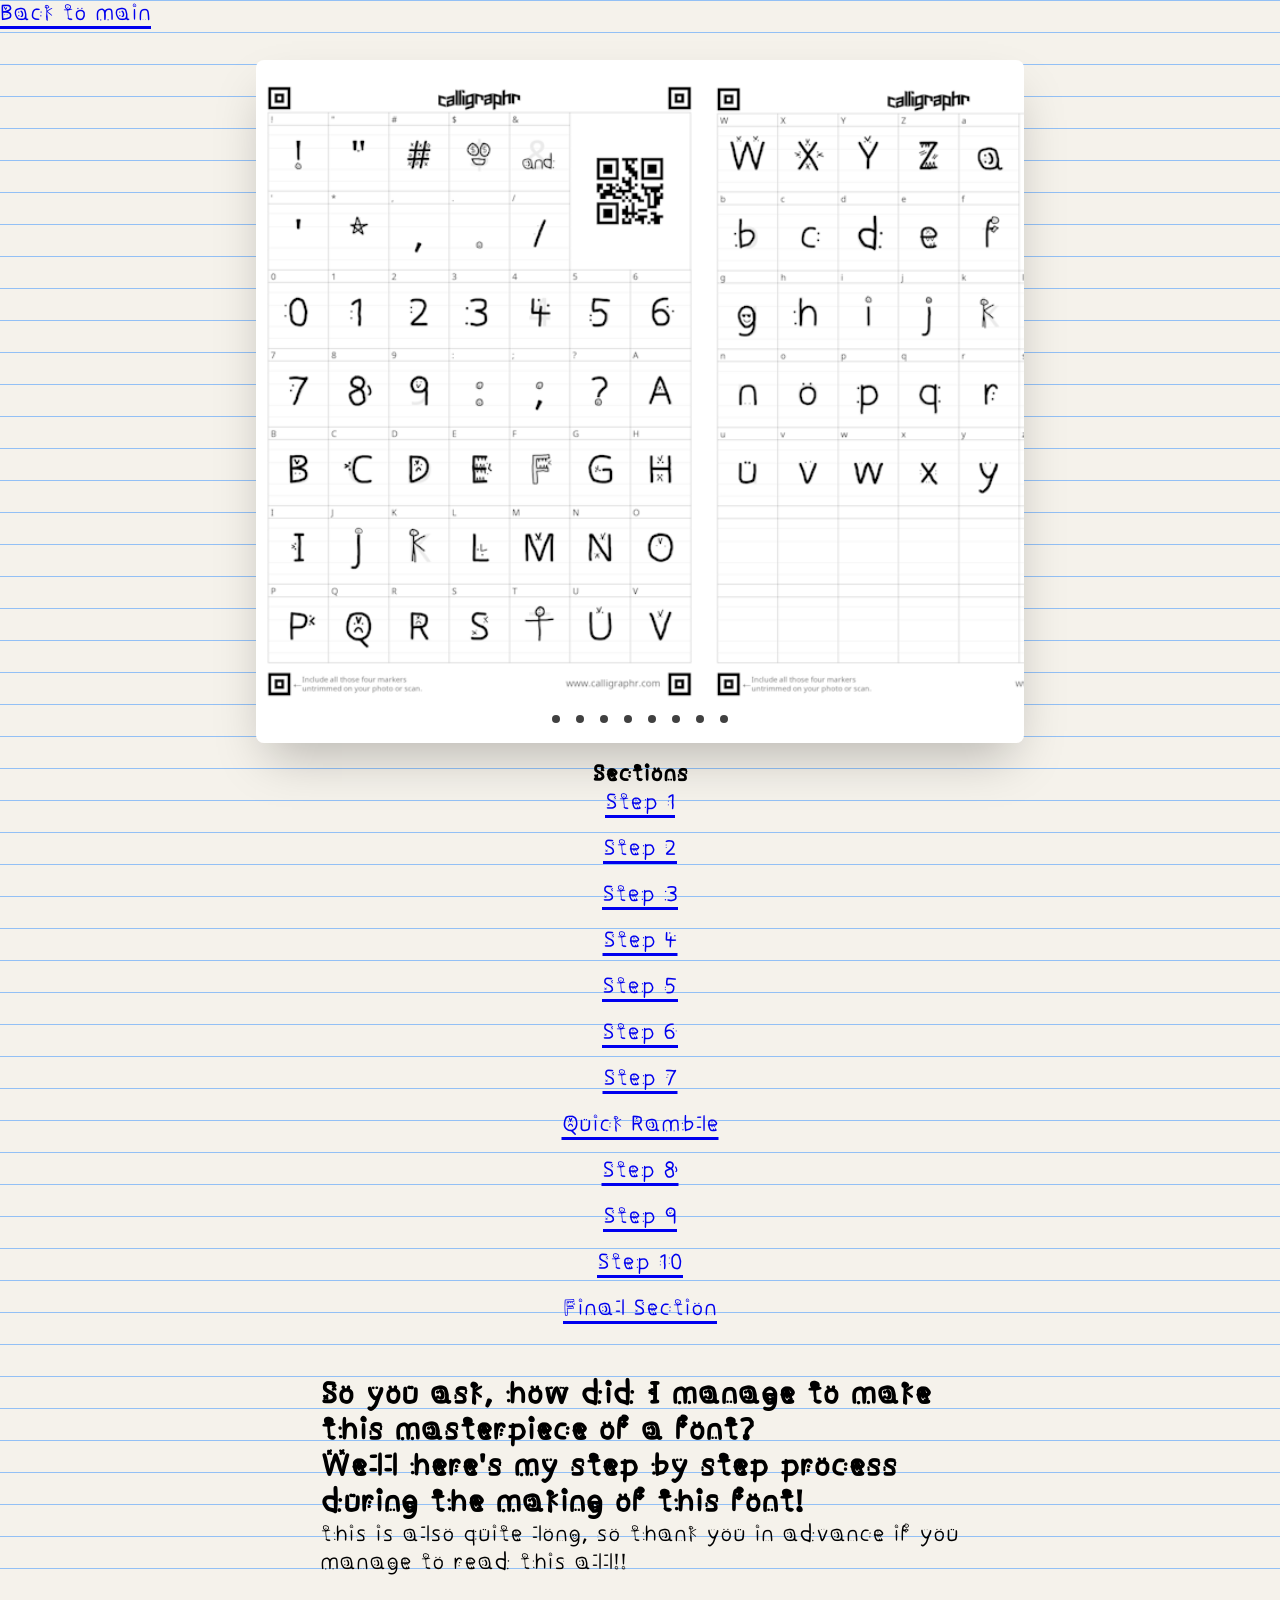
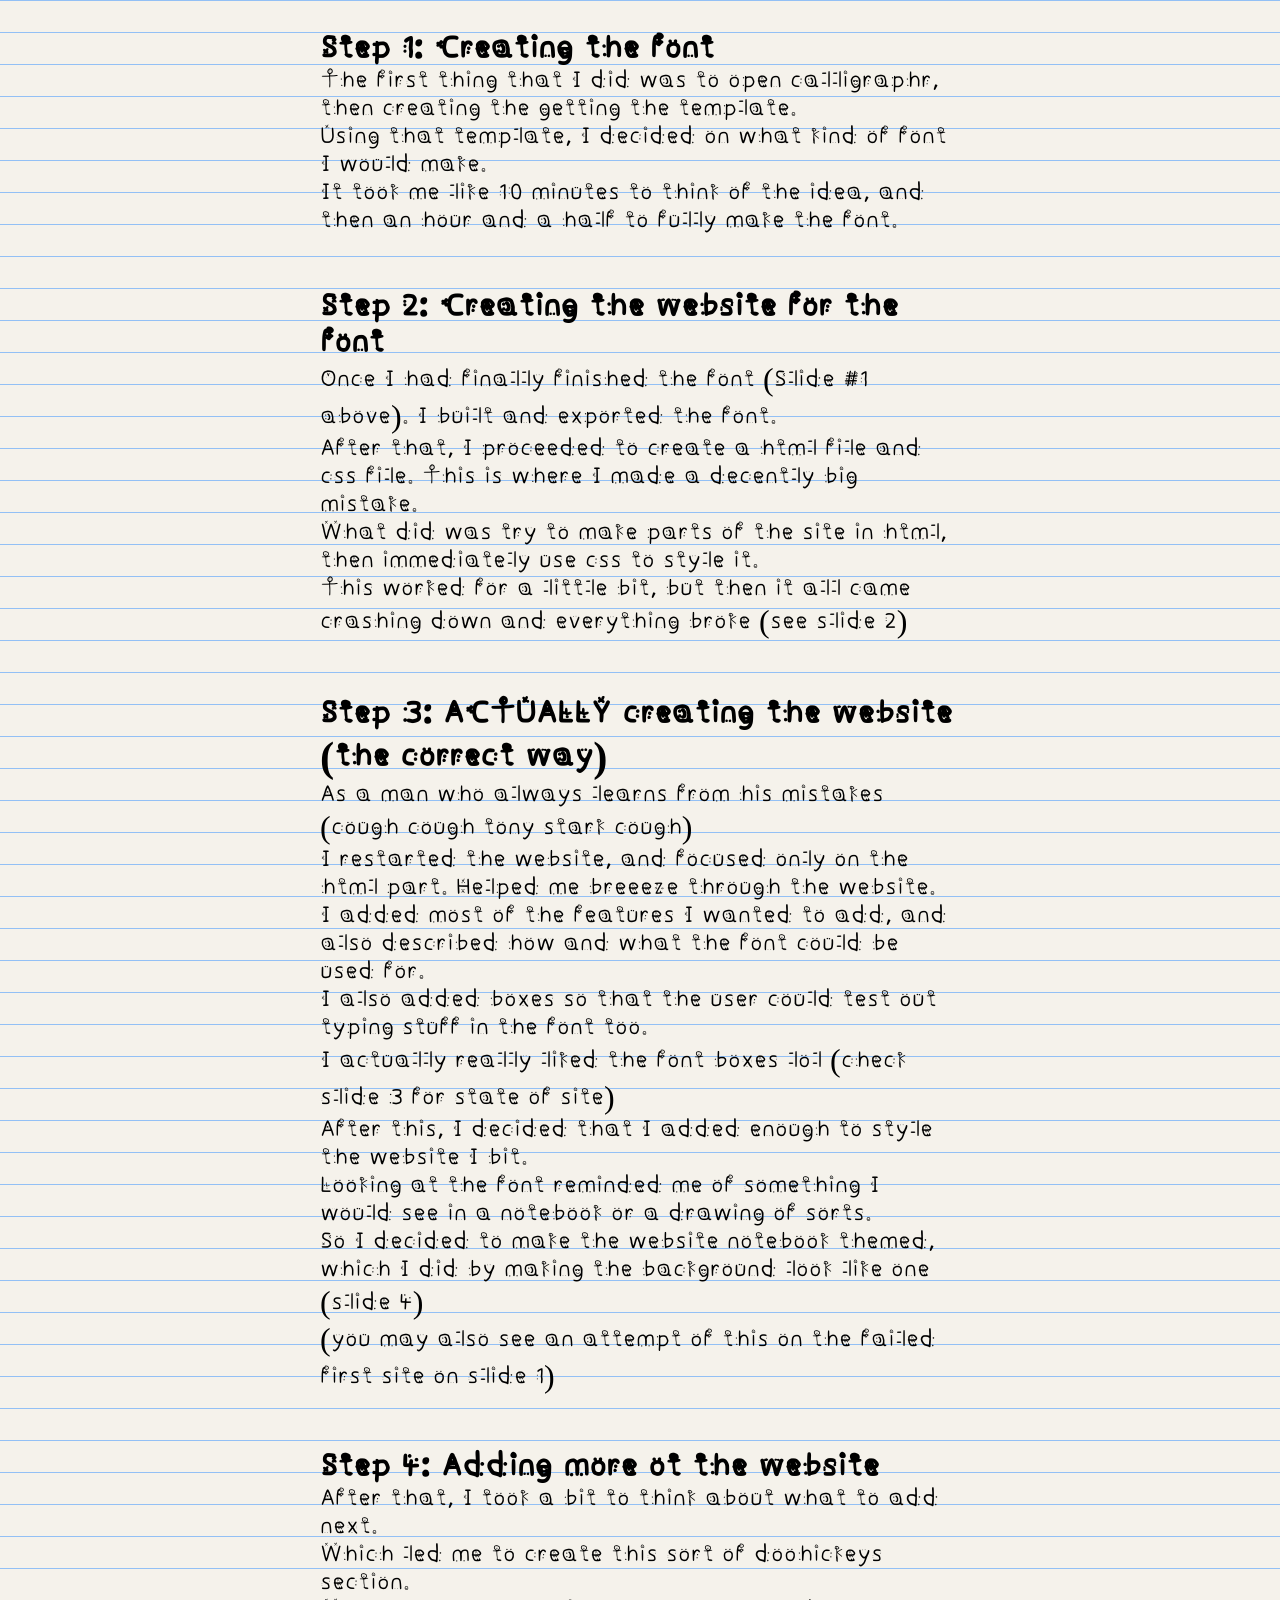
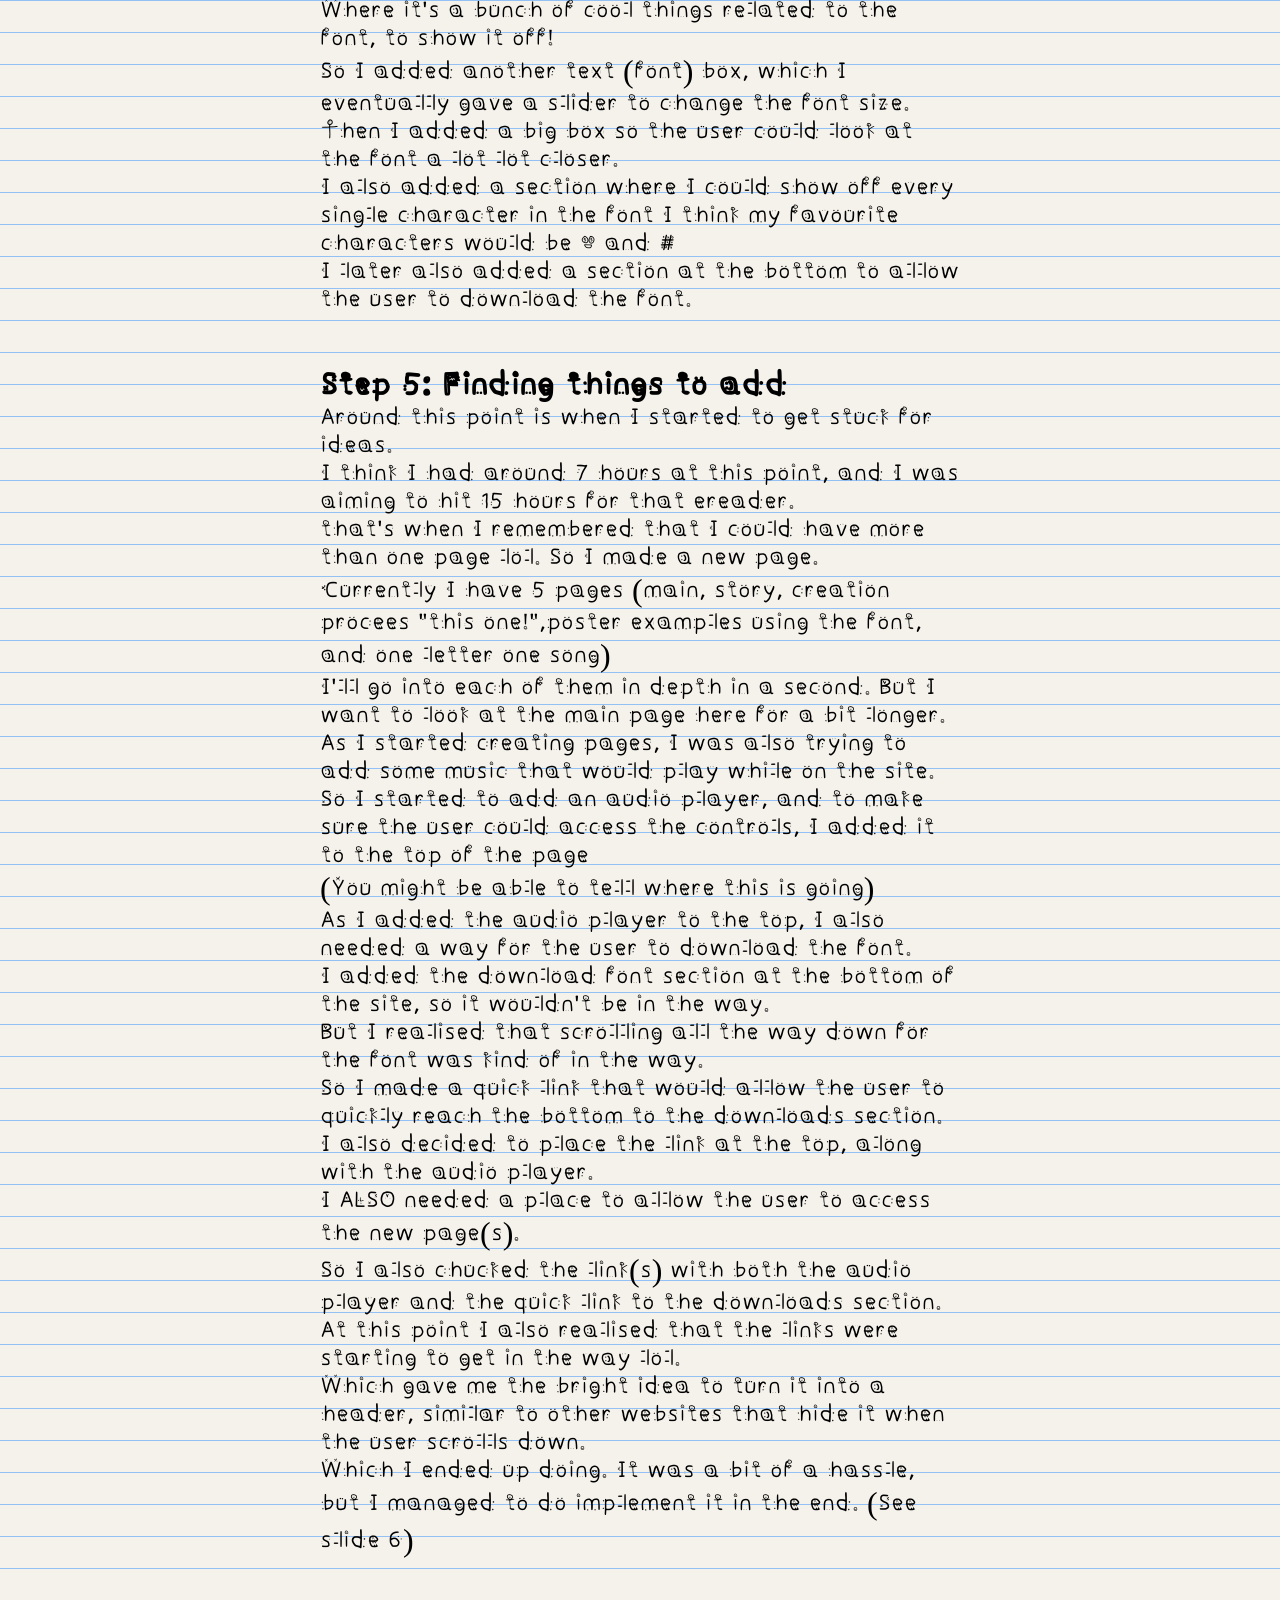
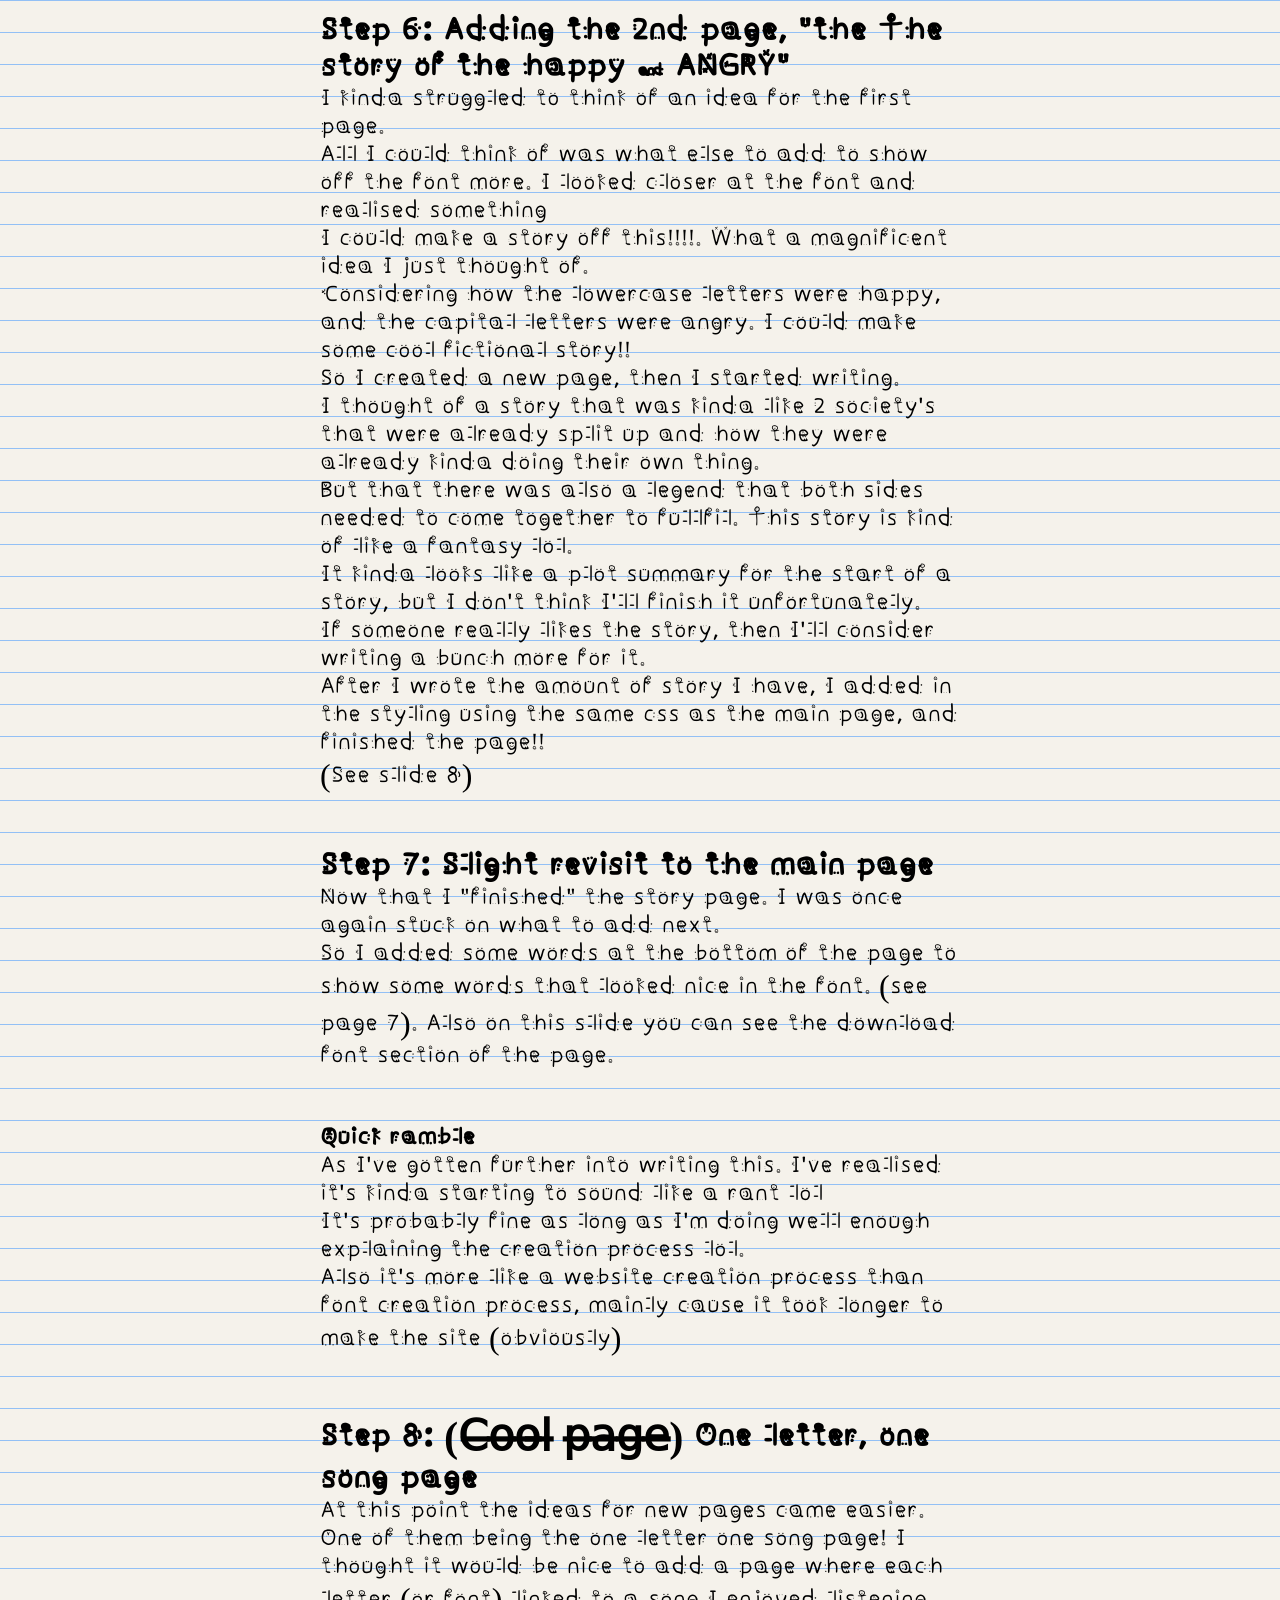
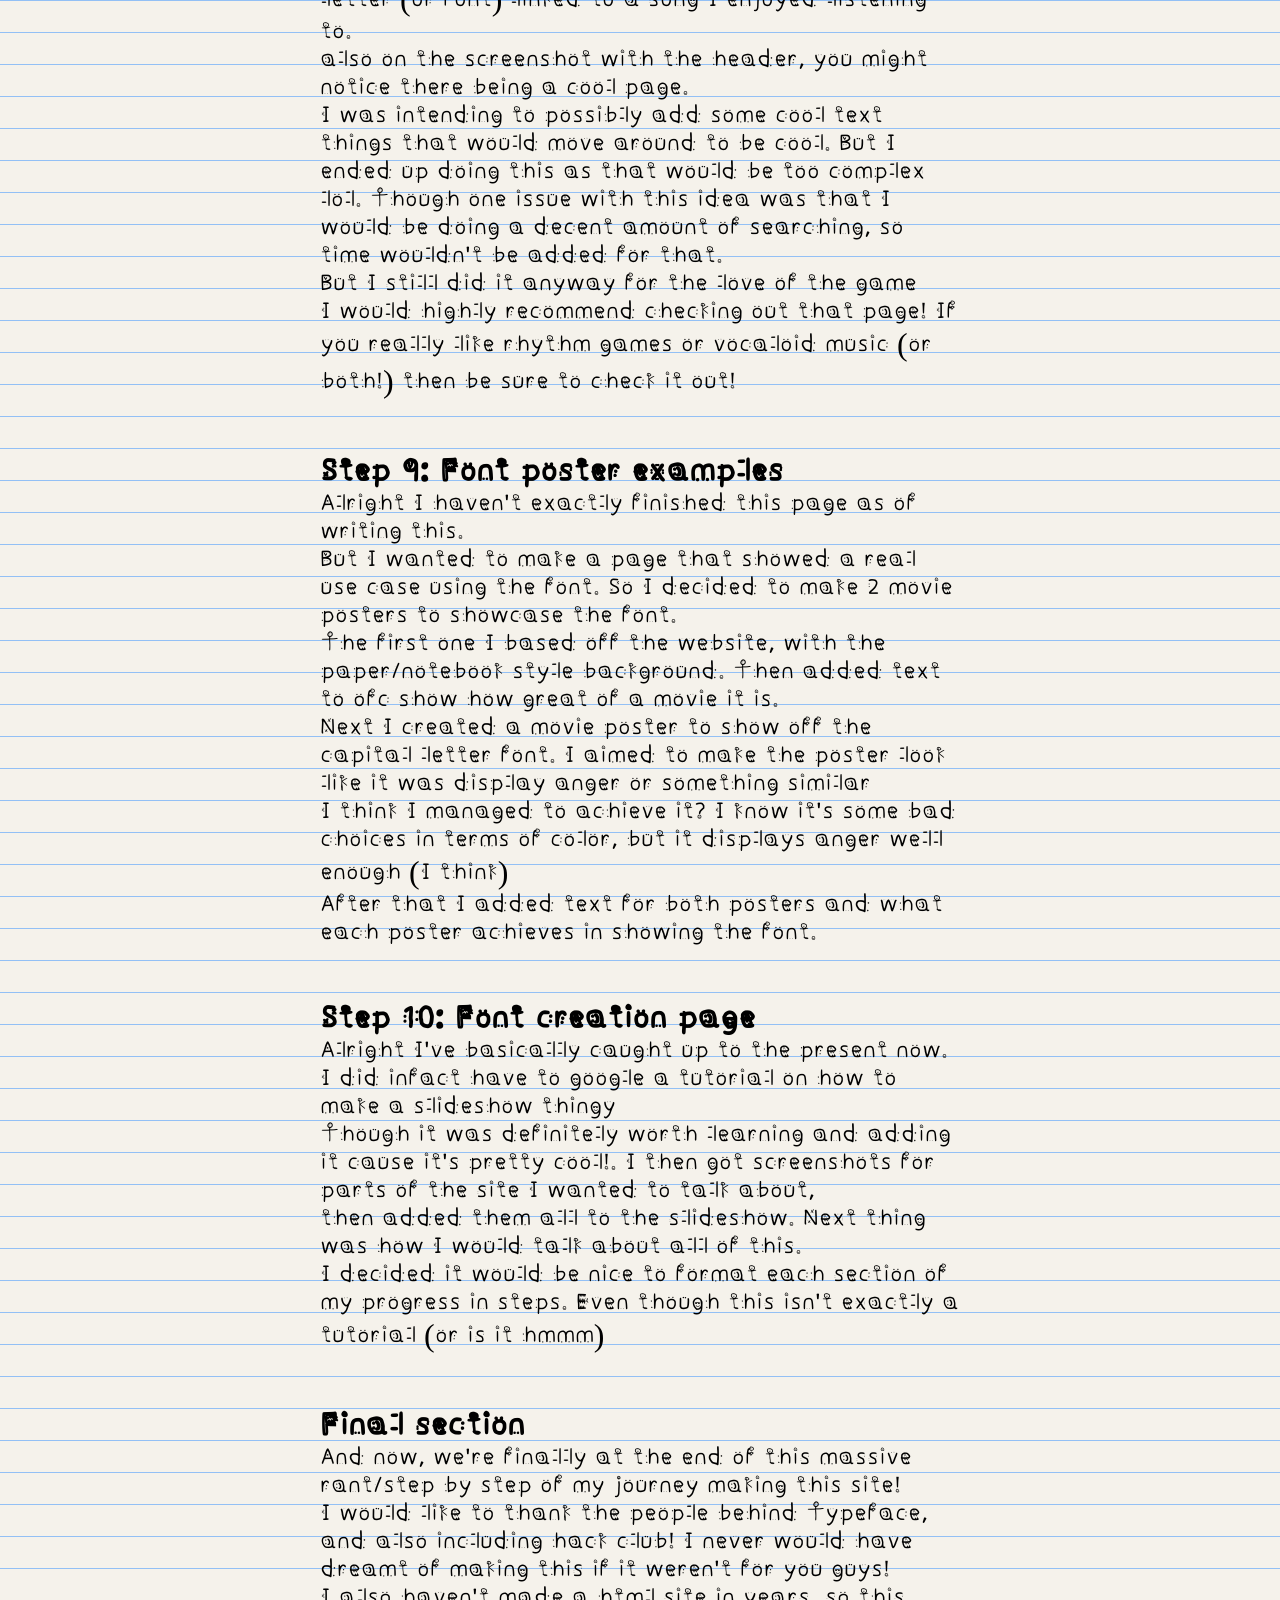
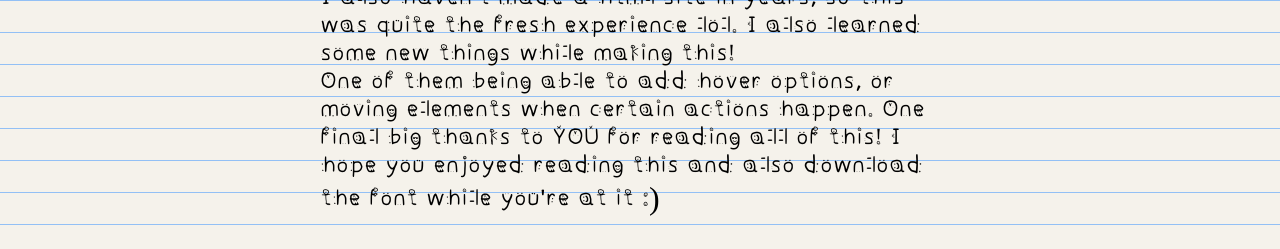
<file: fontCreation.html>
<!DOCTYPE html>
<html class="main">
    <head>
        <title>FaceyFont Creation Process</title>
        <link rel="stylesheet" href="process.css">
        <link rel="icon" type="image/png" href="favicon/favicon.png">
    </head>
    <body>
        <a class="normal" href="index.html">Back to main</a><br>
        <section class="container">
            <div class="slider-wrapper">
                <div class="slider">
                    <img src="creationProcess/img1.png" alt="" id="slide-1">
                    <img src="creationProcess/img2.png" alt="" id="slide-2">
                    <img src="creationProcess/img3.png" alt="" id="slide-3">
                    <img src="creationProcess/img4.png" alt="" id="slide-4">
                    <img src="creationProcess/img5.png" alt="" id="slide-5">
                    <img src="creationProcess/img6.png" alt="" id="slide-6">
                    <img src="creationProcess/img7.png" alt="" id="slide-7">
                    <img src="creationProcess/img8.png" alt="" id="slide-8">
                </div>

                <div class="slider-nav">
                    <a href="#slide-1"></a>
                    <a href="#slide-2"></a>
                    <a href="#slide-3"></a>
                    <a href="#slide-4"></a>
                    <a href="#slide-5"></a>
                    <a href="#slide-6"></a>
                    <a href="#slide-7"></a>
                    <a href="#slide-8"></a>
                </div>

            </div><br>
            <div>
                <h1 class="normal-2">Sections</h1>
                <a class="normal-2" href="#step-1">Step 1</a><br>
                <a class="normal-2" href="#step-2">Step 2</a><br>
                <a class="normal-2" href="#step-3">Step 3</a><br>
                <a class="normal-2" href="#step-4">Step 4</a><br>
                <a class="normal-2" href="#step-5">Step 5</a><br>
                <a class="normal-2" href="#step-6">Step 6</a><br>
                <a class="normal-2" href="#step-7">Step 7</a><br>
                <a class="normal-2" href="#step-ramble">Quick Ramble</a><br>
                <a class="normal-2" href="#step-8">Step 8</a><br>
                <a class="normal-2" href="#step-9">Step 9</a><br>
                <a class="normal-2" href="#step-10">Step 10</a><br>
                <a class="normal-2" href="#step-final">Final Section</a><br><br><br>

                <h1 class="big">So you ask, how did I manage to make this masterpiece of a font?<br>Well here's my step by step process during the making of this font!</h1>
                <p class="normal">this is also quite long, so thank you in advance if you manage to read this all!!</p>
                <br><br><br>

                <h2 class="big" id="step-1">Step 1: Creating the font</h2>
                <p class="normal">The first thing that I did was to open calligraphr, then creating the getting the template.<br>
                Using that template, I decided on what kind of font I would make.<br> It took me like 10 minutes to think of the idea,
                and then an hour and a half to fully make the font.</p><br><br><br>

                <h2 class="big" id="step-2">Step 2: Creating the website for the font</h2>
                <p class="normal">Once I had finally finished the font (Slide #1 above). I built and exported the font.<br>
                    After that, I proceeded to create a html file and css file. This is where I made a decently big mistake.<br>
                    What did was try to make parts of the site in html, then immediately use css to style it. <br>
                    This worked for a little bit, but then it all came crashing down and everything broke (see slide 2)<br><br><br>

                <h2 class="big" id="step-3">Step 3: ACTUALLY creating the website (the correct way)</h2>
                <p class="normal">As a man who always learns from his mistakes (cough cough tony stark cough)<br>
                    I restarted the website, and focused only on the html part. Helped me breeeze through the website.<br>
                    I added most of the features I wanted to add, and also described how and what the font could be used for.<br>
                    I also added boxes so that the user could test out typing stuff in the font too.<br>
                    I actually really liked the font boxes lol (check slide 3 for state of site)<br>
                    After this, I decided that I added enough to style the website I bit.<br> 
                    Looking at the font reminded me of something I would see in a notebook or a drawing of sorts.<br>
                    So I decided to make the website notebook themed, which I did by making the background look like one (slide 4)<br>
                    (you may also see an attempt of this on the failed first site on slide 1)</p><br><br><br>

                <h2 class="big" id="step-4"> Step 4: Adding more ot the website</h2>
                <p class="normal">After that, I took a bit to think about what to add next.<br>
                    Which led me to create this sort of doohickeys section.<br>
                    Where it's a bunch of cool things related to the font, to show it off!<br> 
                    So I added another text (font) box, which I eventually gave a slider to change the font size.<br>
                    Then I added a big box so the user could look at the font a lot lot closer.<br>
                    I also added a section where I could show off every single character in the font 
                    I think my favourite characters would be $ and #<br>
                    I later also added a section at the bottom to allow the user to download the font.</p><br><br><br>

                <h2 class="big" id="step-5">Step 5: Finding things to add</h2>
                <p class="normal">Around this point is when I started to get stuck for ideas.<br>
                    I think I had around 7 hours at this point, and I was aiming to hit 15 hours for that ereader.<br>
                    that's when I remembered that I could have more than one page lol. So I made a new page.<br>
                    Currently I have 5 pages (main, story, creation procees "this one!",poster examples using the font, and one letter one song)<br>
                    I'll go into each of them in depth in a second. But I want to look at the main page here for a bit longer.<br>
                    As I started creating pages, I was also trying to add some music that would play while on the site.<br>
                    So I started to add an audio player, and to make sure the user could access the controls, I added it to the top of the page<br>
                    (You might be able to tell where this is going)<br>
                    As I added the audio player to the top, I also needed a way for the user to download the font.<br>
                    I added the download font section at the bottom of the site, so it wouldn't be in the way.<br>
                    But I realised that scrolling all the way down for the font was kind of in the way.<br>
                    So I made a quick link that would allow the user to quickly reach the bottom to the downloads section.<br>
                    I also decided to place the link at the top, along with the audio player.<br>
                    I ALSO needed a place to allow the user to access the new page(s).<br>
                    So I also chucked the link(s) with both the audio player and the quick link to the downloads section.<br>
                    At this point I also realised that the links were starting to get in the way lol.<br>
                    Which gave me the bright idea to turn it into a header, similar to other websites that hide it when the user scrolls down.<br>
                    Which I ended up doing. It was a bit of a hassle, but I managed to do implement it in the end. (See slide 6)</p><br><br><br>

                <h2 class="big" id="step-6">Step 6: Adding the 2nd page, "the The story of the happy & ANGRY"</h2>
                <p class="normal">I kinda struggled to think of an idea for the first page.<br>
                    All I could think of was what else to add to show off the font more. I looked closer at the font and realised something<br>
                    I could make a story off this!!!!. What a magnificent idea I just thought of.<br>
                    Considering how the lowercase letters were happy, and the capital letters were angry. I could make some cool fictional story!!<br>
                    So I created a new page, then I started writing.<br>
                    I thought of a story that was kinda like 2 society's that were already split up and how they were already kinda doing their own thing.<br>
                    But that there was also a legend that both sides needed to come together to fullfil. This story is kind of like a fantasy lol.<br>
                    It kinda looks like a plot summary for the start of a story, but I don't think I'll finish it unfortunately.<br>
                    If someone really likes the story, then I'll consider writing a bunch more for it.<br>
                    After I wrote the amount of story I have, I added in the styling using the same css as the main page, and finished the page!!<br>
                    (See slide 8)</p><br><br><br>

                <h2 class="big" id="step-7">Step 7: Slight revisit to the main page</h2>
                <p class="normal">Now that I "finished" the story page. I was once again stuck on what to add next.<br>
                So I added some words at the bottom of the page to show some words that looked nice in the font. (see page 7).
                Also on this slide you can see the download font section of the page.</p><br><br><br>

                <h2 class="normal" id="step-ramble">Quick ramble</h2>
                <p class="normal">As I've gotten further into writing this. I've realised it's kinda starting to sound like a rant lol<br>
                    It's probably fine as long as I'm doing well enough explaining the creation process lol.<br>
                    Also it's more like a website creation process than font creation process, mainly cause it took longer to make the site (obviously)<br></p><br><br><br>

                <h2 class="big" id="step-8">Step 8: (C̶o̶o̶l̶ p̶a̶g̶e̶) One letter, one song page</h2>
                <p class="normal">At this point the ideas for new pages came easier. One of them being the one letter one song page!
                    I thought it would be nice to add a page where each letter (or font) linked to a song I enjoyed listening to.<br>
                    also on the screenshot with the header, you might notice there being a cool page.<br>
                    I was intending to possibly add some cool text things that would move around to be cool. But I ended up doing this as that would be too complex lol.
                    Though one issue with this idea was that I would be doing a decent amount of searching, so time wouldn't be added for that.<br>
                    But I still did it anyway for the love of the game<br>
                    I would highly recommend checking out that page! If you really like rhythm games or vocaloid music (or both!) then be sure to check it out!
                </p><br><br><br>

                <h2 class="big" id="step-9">Step 9: Font poster examples</h2>
                <p class="normal">Alright I haven't exactly finished this page as of writing this.<br>
                    But I wanted to make a page that showed a real use case using the font. So I decided to make 2 movie posters to showcase the font.<br>
                    The first one I based off the website, with the paper/notebook style background. Then added text to ofc show how great of a movie it is.<br>
                    Next I created a movie poster to show off the capital letter font. I aimed to make the poster look like it was display anger or something similar<br>
                    I think I managed to achieve it? I know it's some bad choices in terms of color, but it displays anger well enough (I think)<br>
                    After that I added text for both posters and what each poster achieves in showing the font.
                </p><br><br><br>

                <h2 class="big" id="step-10">Step 10: Font creation page</h2>
                <p class="normal">Alright I've basically caught up to the present now. I did infact have to google a tutorial on how to make a slideshow thingy<br>
                    Though it was definitely worth learning and adding it cause it's pretty cool!. I then got screenshots for parts of the site I wanted to talk about,<br>
                    then added them all to the slideshow. Next thing was how I would talk about all of this.<br>
                    I decided it would be nice to format each section of my progress in steps. Even though this isn't exactly a tutorial (or is it hmmm)<br>
                </p><br><br><br>

                <h1 class="big" id="step-final">Final section</h1>
                <p class="normal">And now, we're finally at the end of this massive rant/step by step of my journey making this site!<br>
                    I would like to thank the people behind Typeface, and also including hack club! I never would have dreamt of making this if it weren't for you guys!<br>
                    I also haven't made a html site in years, so this was quite the fresh experience lol. I also learned some new things while making this!<br>
                    One of them being able to add hover options, or moving elements when certain actions happen.
                    One final big thanks to YOU for reading all of this! I hope you enjoyed reading this and also download the font while you're at it :)<br>
                </p>
            </div>
        </section>
    </body>
</html>
</file>
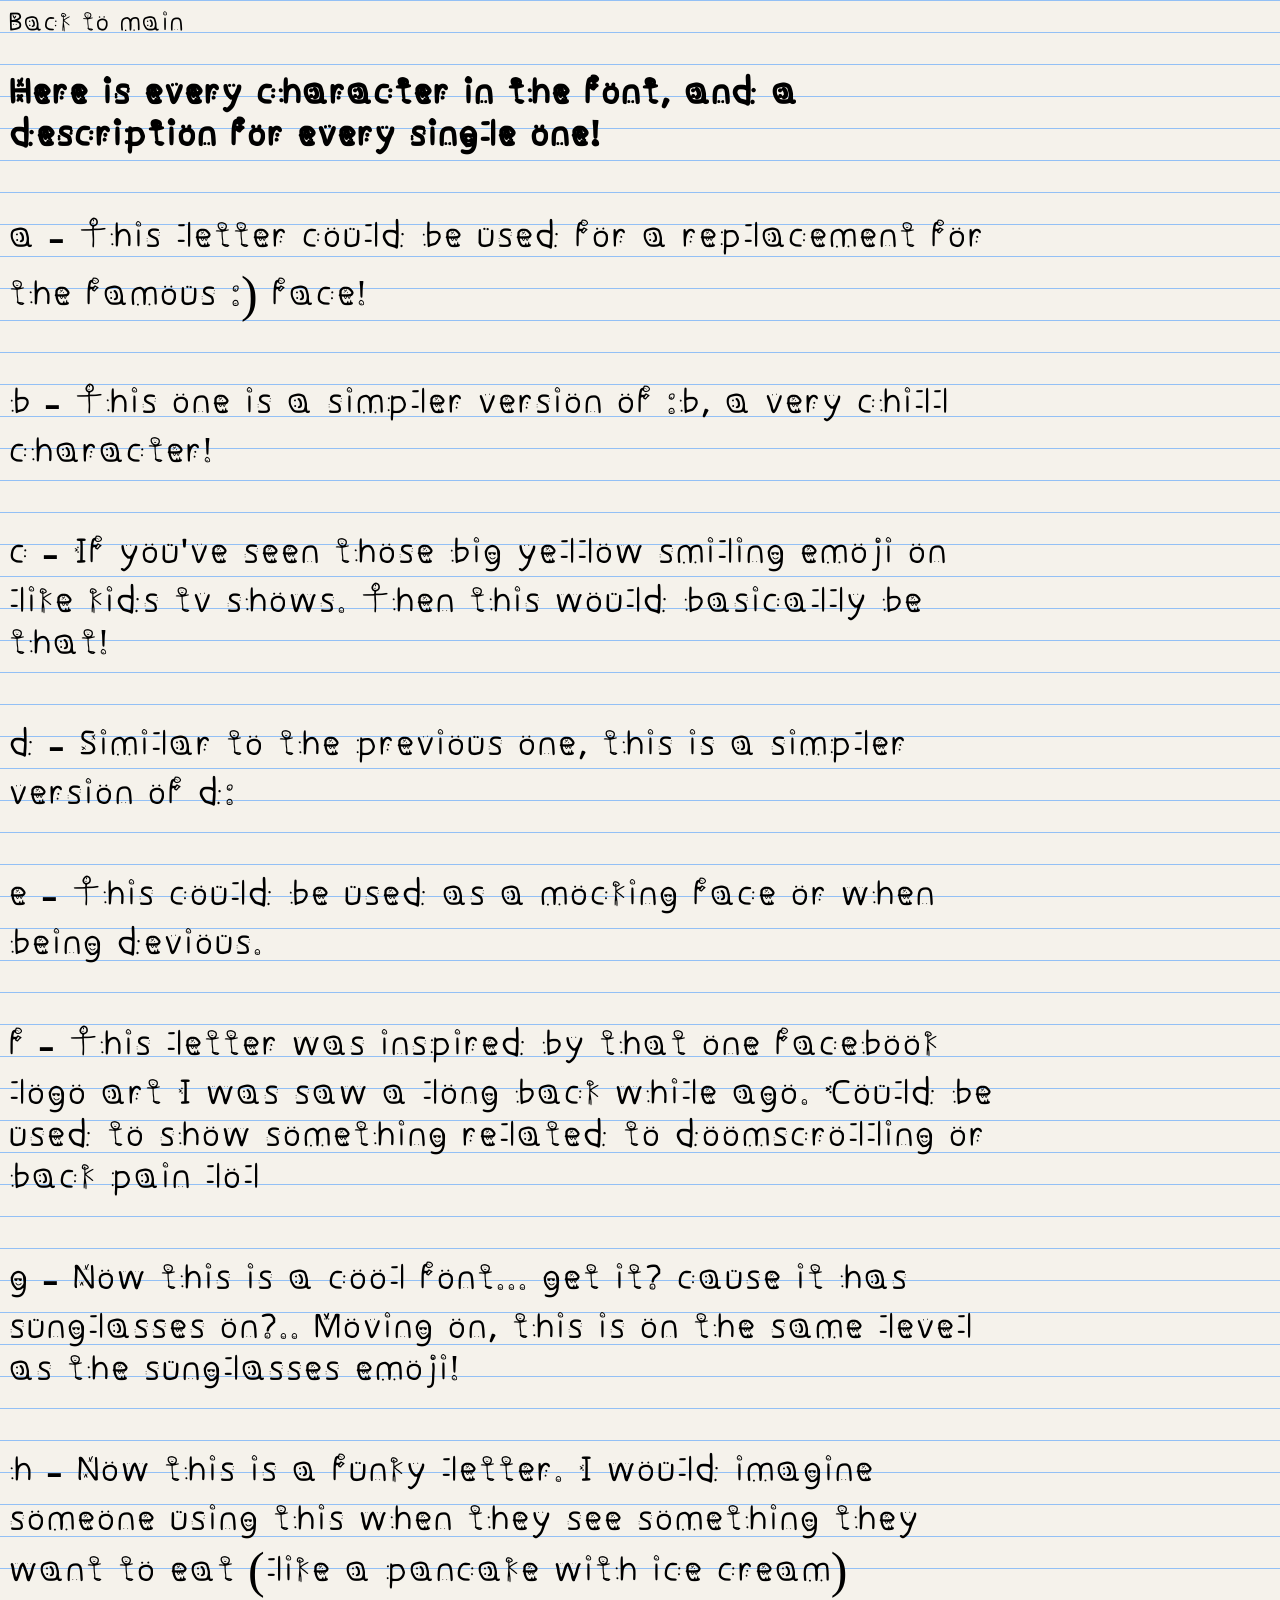
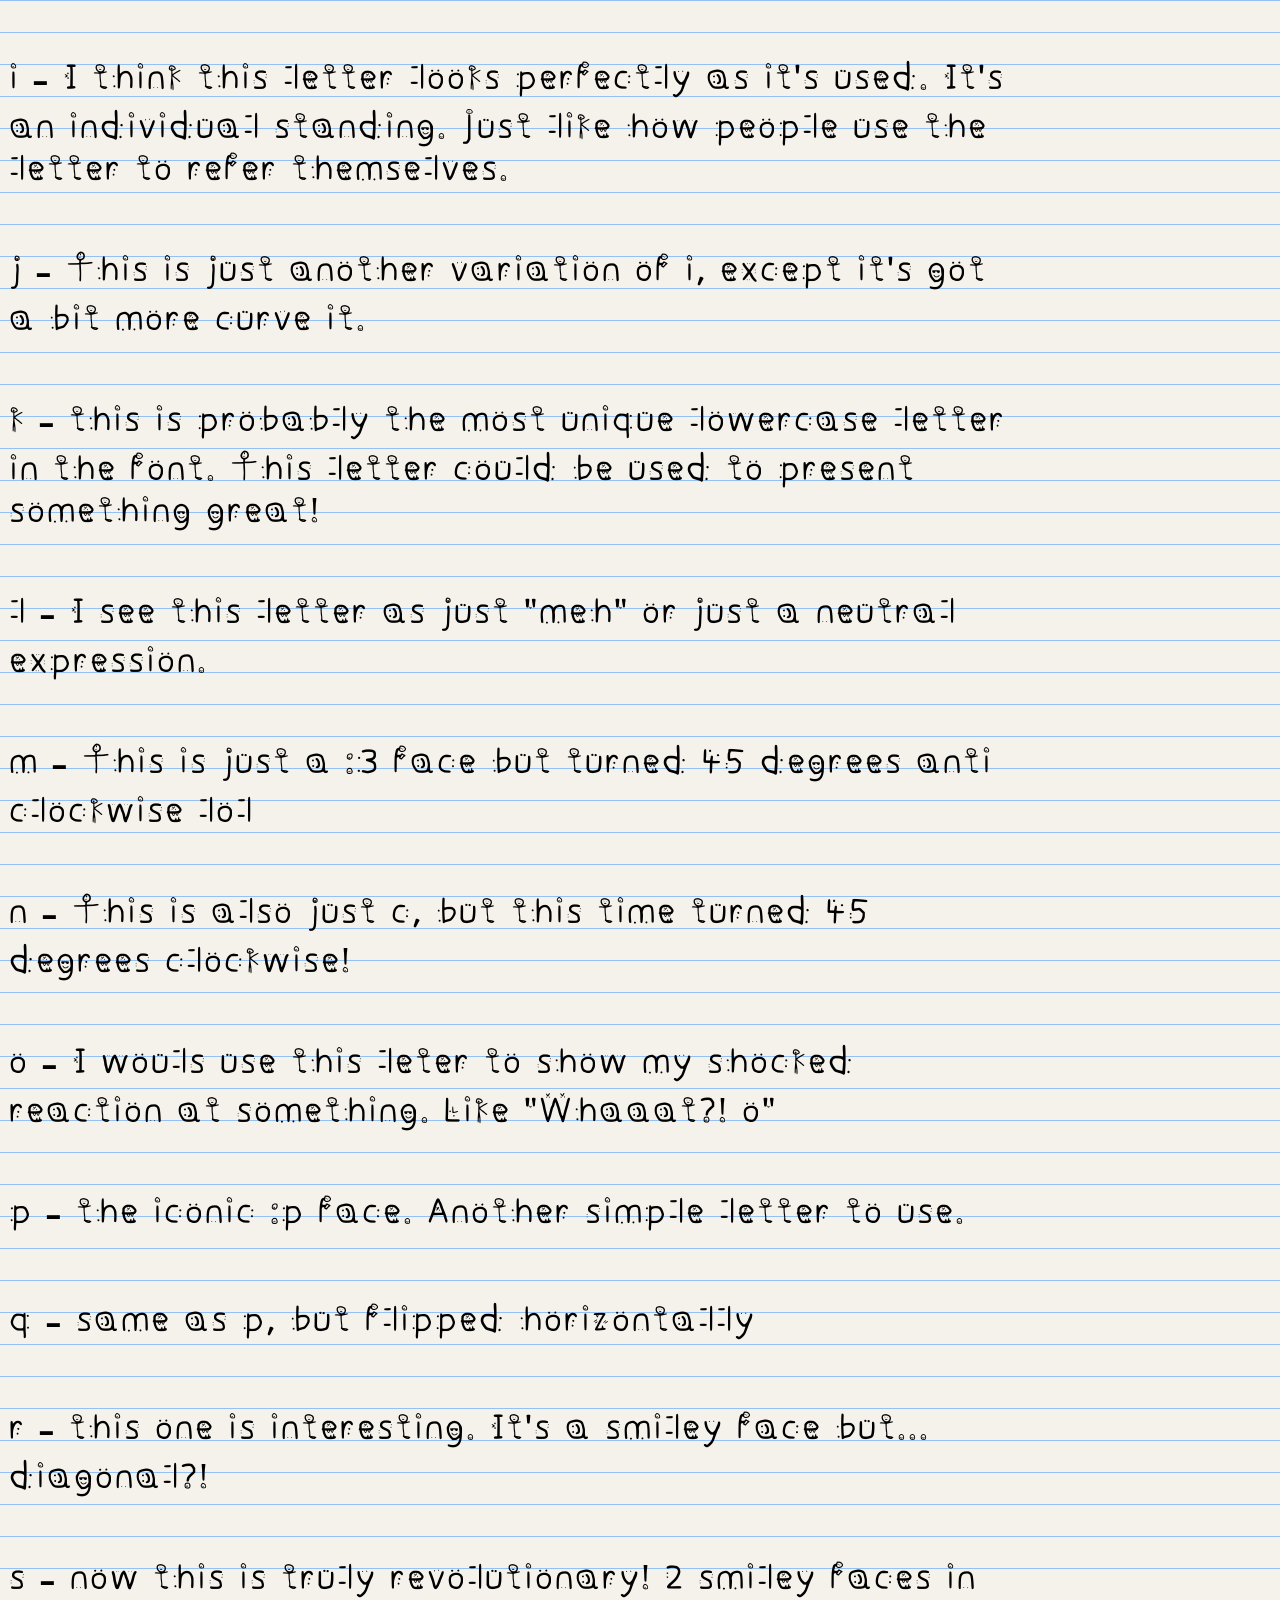
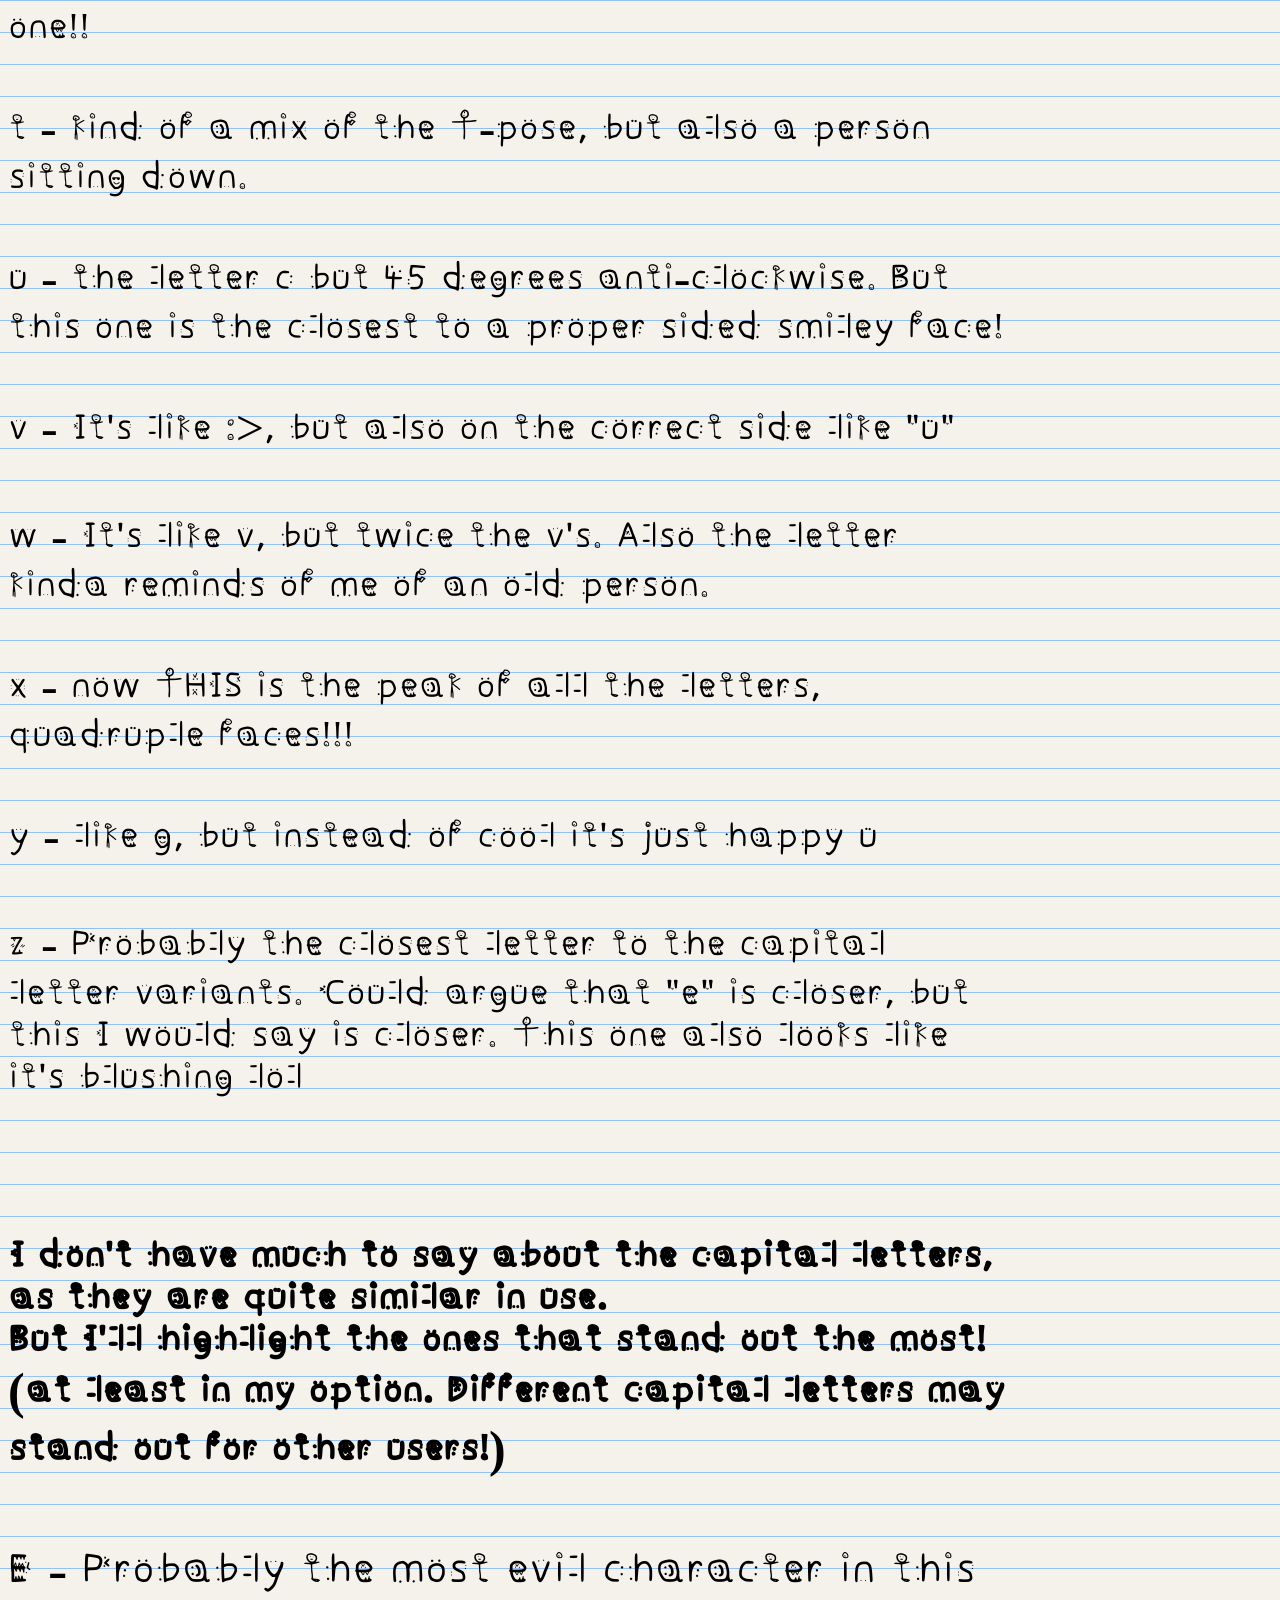
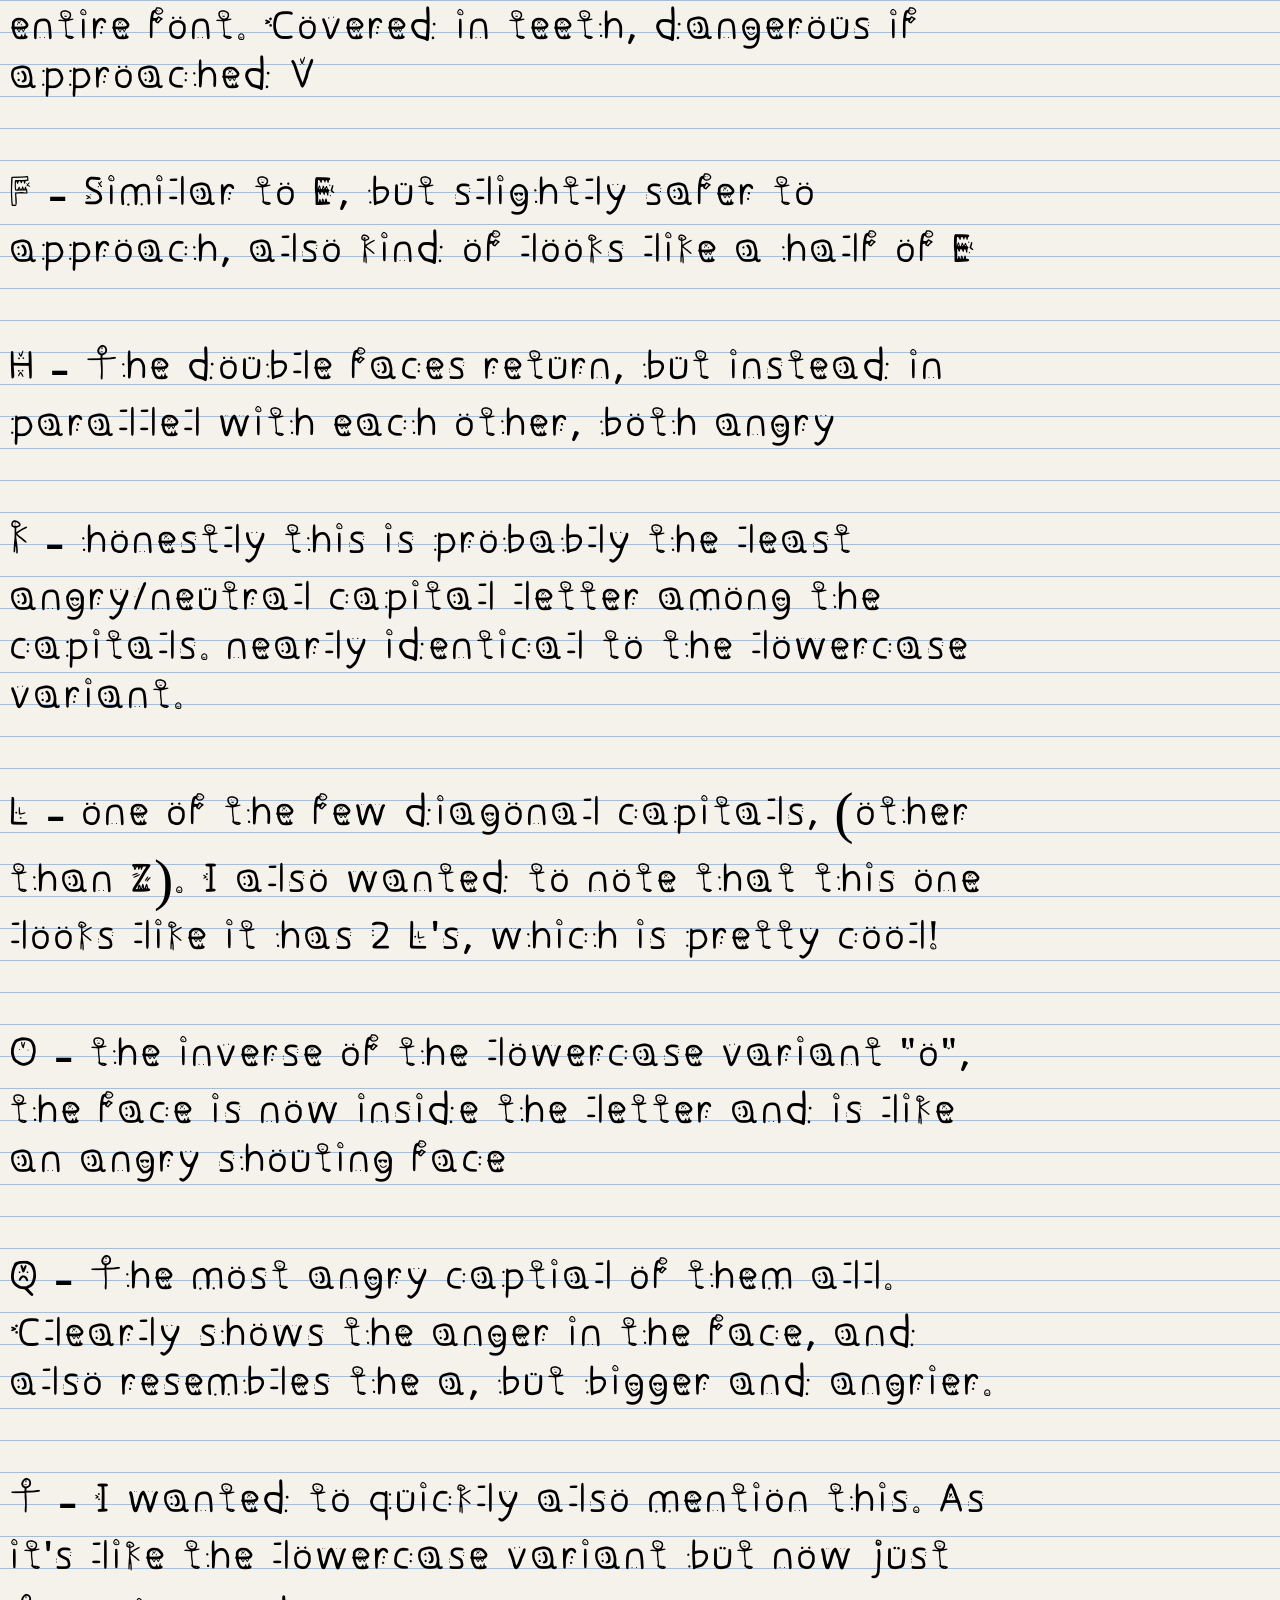
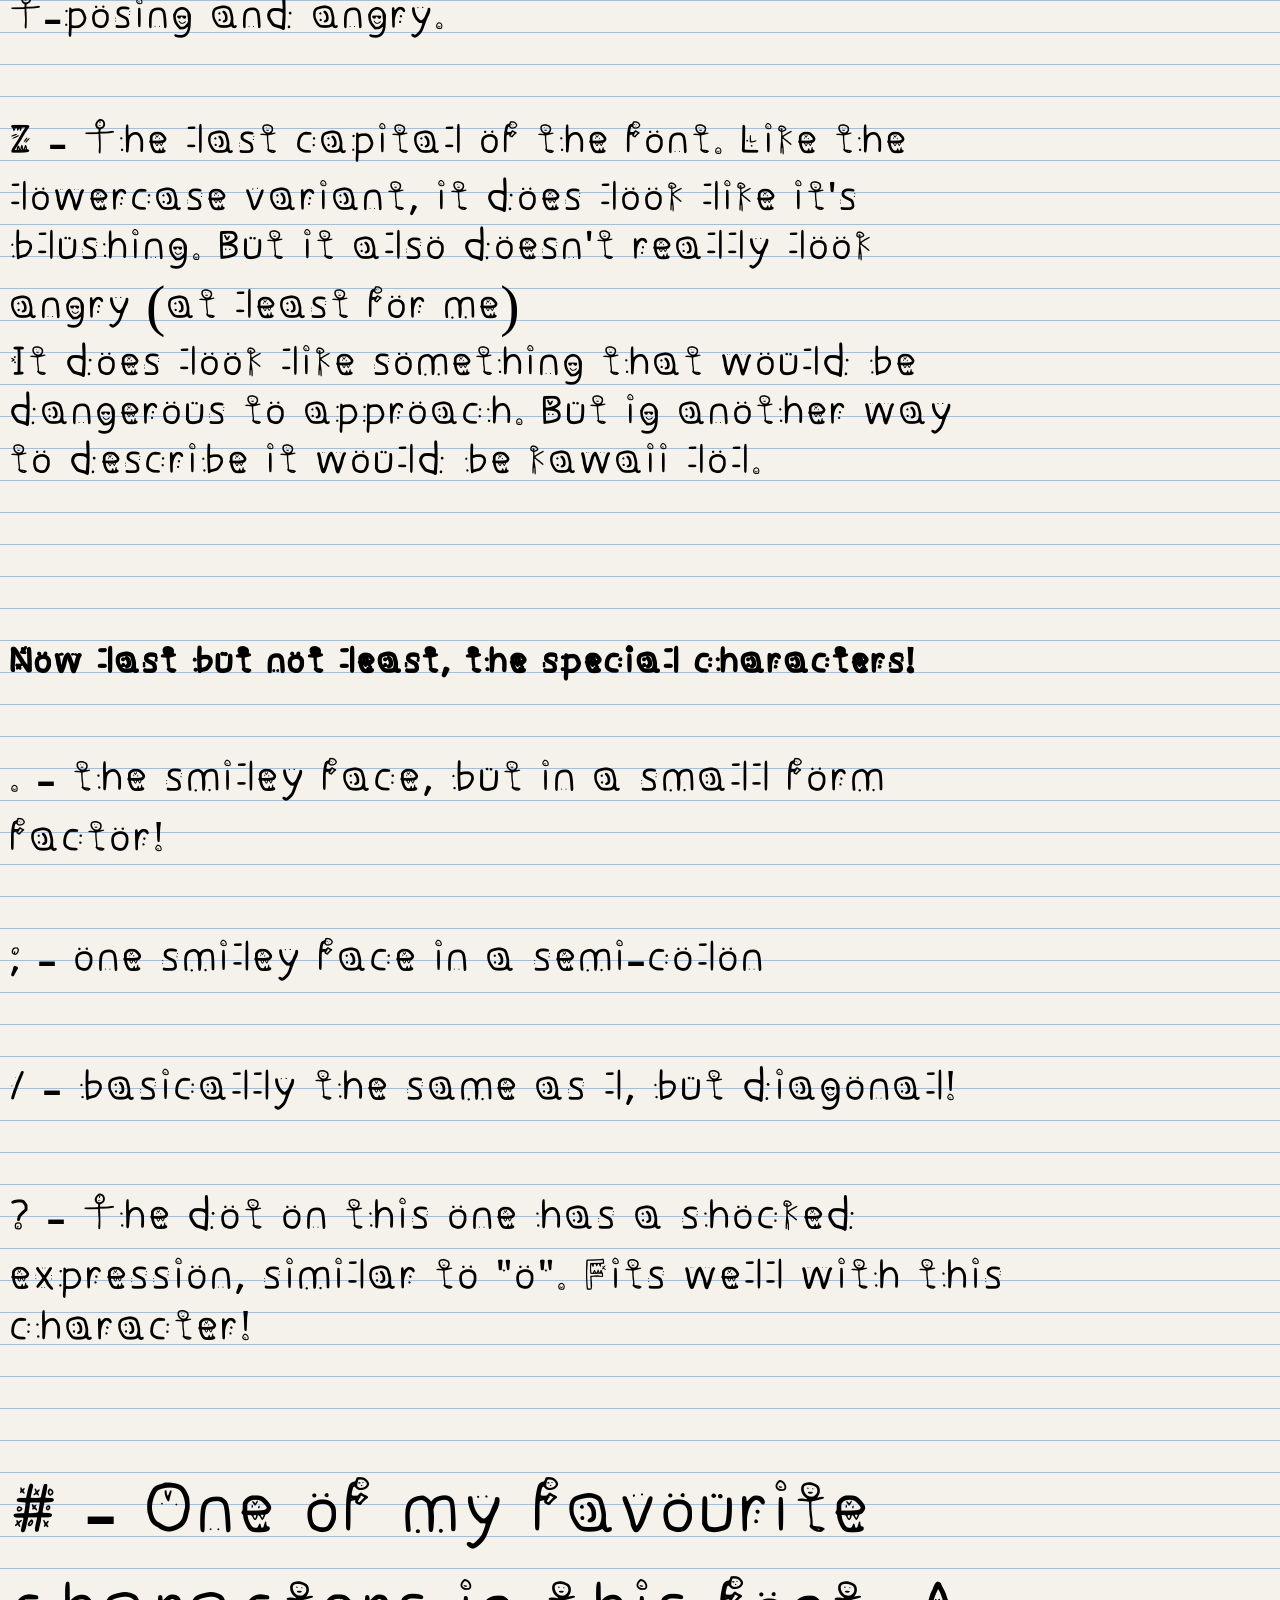
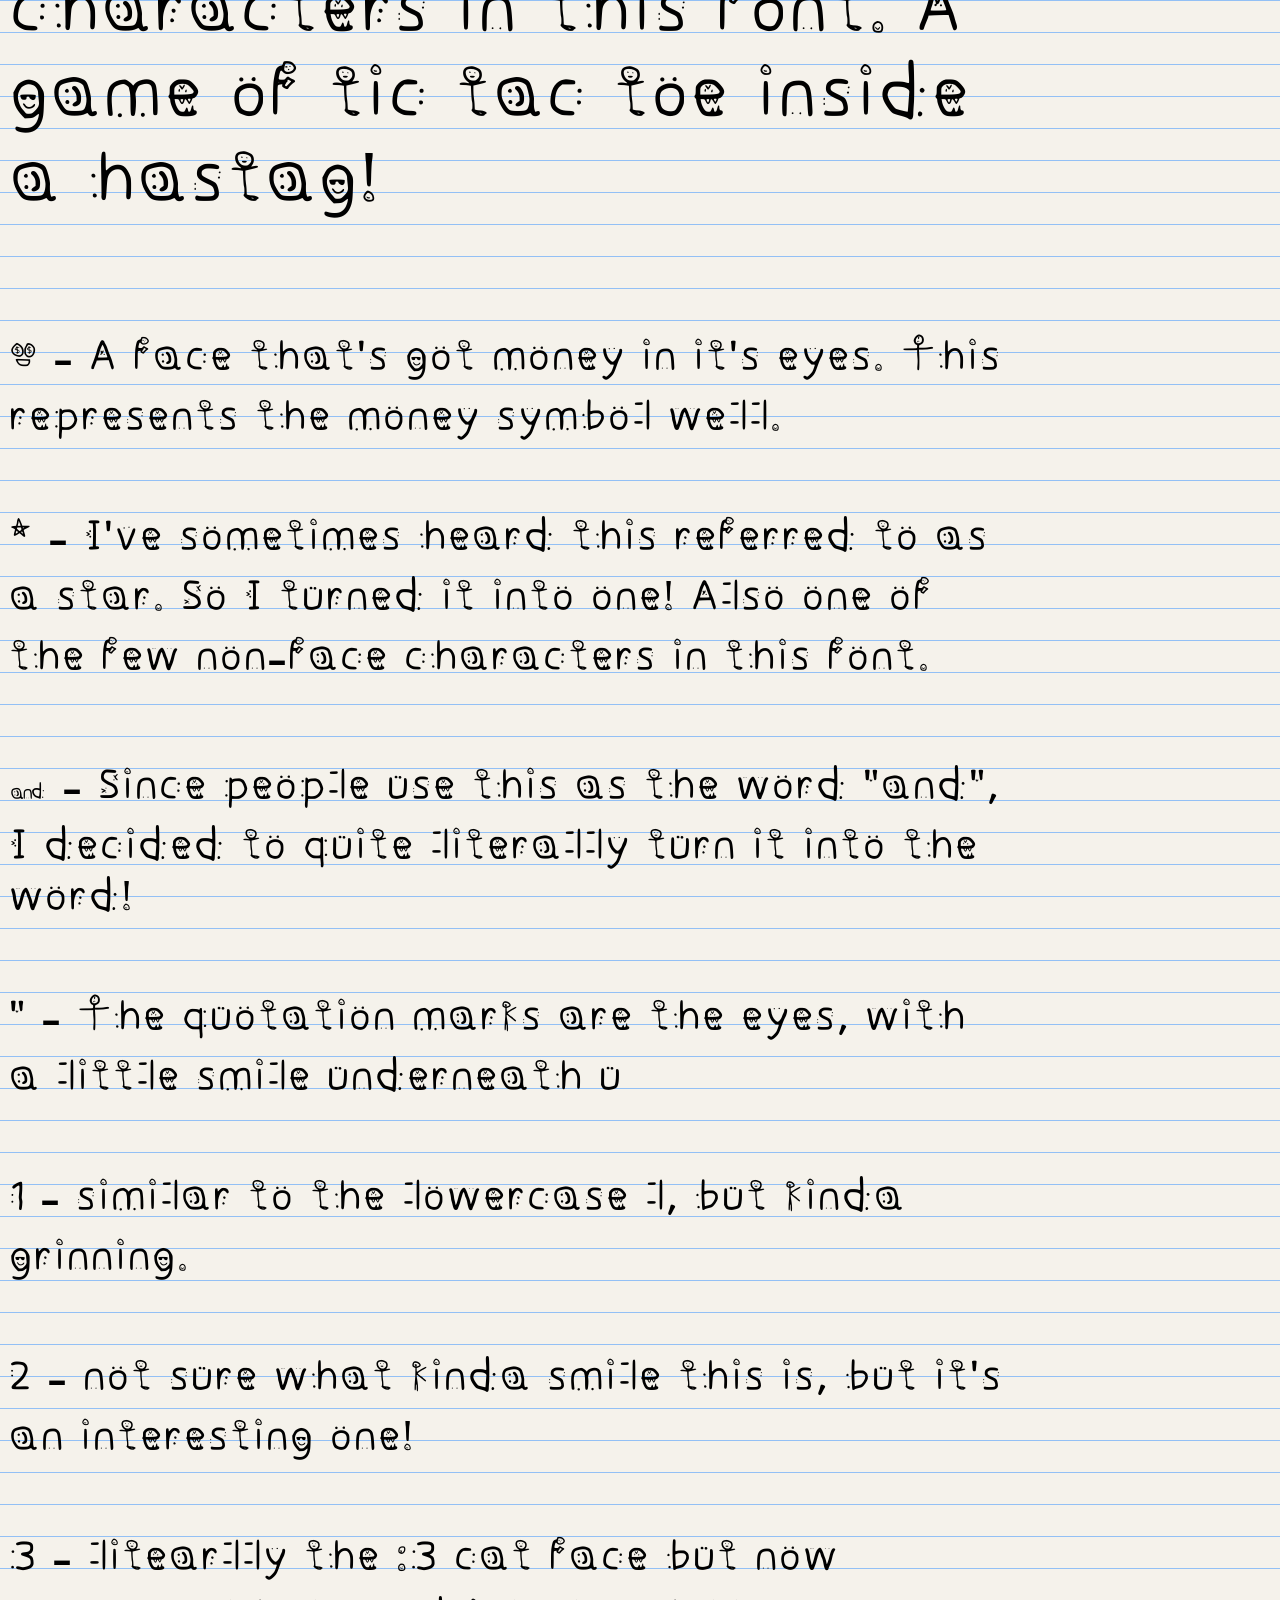
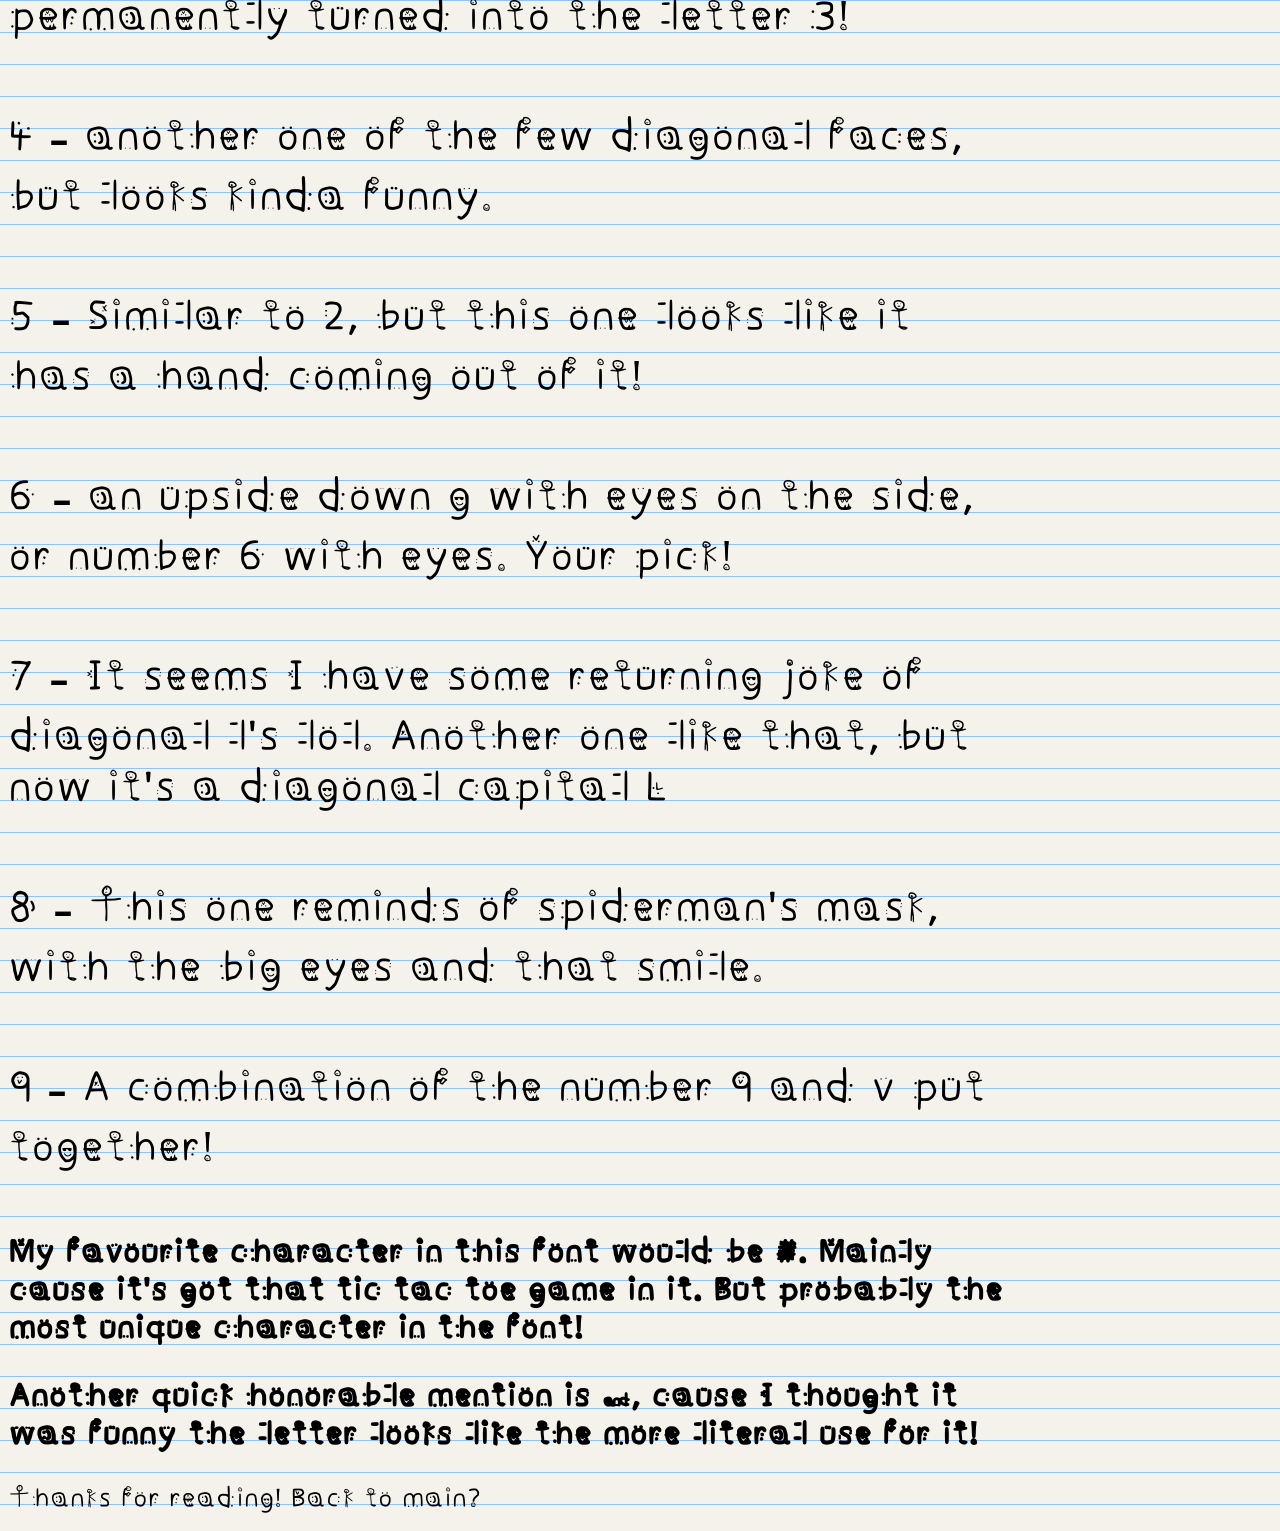
<file: letterDescriptions.html>
<!DOCTYPE html>
<html class="main">
    <head>
    <title>Describing every character in the font!</title>
    <link rel="stylesheet" href="main.css">
    </head>
    <body>
        <a class="normal-box" href="index.html">Back to main</a><br>
        <h1 class="normal-box" style="font-size:50px">Here is every character in the font, and a description for every single one!</h1>
        <p class="normal-box" style="font-size:50px">a - This letter could be used for a replacement for the famous :) face!</p> 
        <p class="normal-box" style="font-size:50px">b - This one is a simpler version of :b, a very chill character!</p>
        <p class="normal-box" style="font-size:50px">c - If you've seen those big yellow smiling emoji on like kids tv shows. Then this would basically be that!</p>
        <p class="normal-box" style="font-size:50px">d - Similar to the previous one, this is a simpler version of d:</p>
        <p class="normal-box" style="font-size:50px">e - This could be used as a mocking face or when being devious.</p>
        <p class="normal-box" style="font-size:50px">f - This letter was inspired by that one facebook logo art I was saw a long back while ago. Could be used to show something related to doomscrolling or back pain lol</p>
        <p class="normal-box" style="font-size:50px">g - Now this is a cool font... get it? cause it has sunglasses on?.. Moving on, this is on the same level as the sunglasses emoji!</p>
        <p class="normal-box" style="font-size:50px">h - Now this is a funky letter. I would imagine someone using this when they see something they want to eat (like a pancake with ice cream)</p>
        <p class="normal-box" style="font-size:50px">i - I think this letter looks perfectly as it's used. It's an individual standing. Just like how people use the letter to refer themselves.</p>
        <p class="normal-box" style="font-size:50px">j - This is just another variation of i, except it's got a bit more curve it.</p>
        <p class="normal-box" style="font-size:50px">k - this is probably the most unique lowercase letter in the font. This letter could be used to present something great!</p>
        <p class="normal-box" style="font-size:50px">l - I see this letter as just "meh" or just a neutral expression.</p>
        <p class="normal-box" style="font-size:50px">m - This is just a :3 face but turned 45 degrees anti clockwise lol</p>
        <p class="normal-box" style="font-size:50px">n - This is also just c, but this time turned 45 degrees clockwise!</p>
        <p class="normal-box" style="font-size:50px">o - I wouls use this leter to show my shocked reaction at something. Like "Whaaat?! o"</p>
        <p class="normal-box" style="font-size:50px">p - the iconic :p face. Another simple letter to use.</p>
        <p class="normal-box" style="font-size:50px">q - same as p, but flipped horizontally</p>
        <p class="normal-box" style="font-size:50px">r - this one is interesting. It's a smiley face but... diagonal?!</p>
        <p class="normal-box" style="font-size:50px">s - now this is truly revolutionary! 2 smiley faces in one!!</p>
        <p class="normal-box" style="font-size:50px">t - kind of a mix of the T-pose, but also a person sitting down.</p>
        <p class="normal-box" style="font-size:50px">u - the letter c but 45 degrees anti-clockwise. But this one is the closest to a proper sided smiley face!</p>
        <p class="normal-box" style="font-size:50px">v - It's like :>, but also on the correct side like "u"</p>
        <p class="normal-box" style="font-size:50px">w - It's like v, but twice the v's. Also the letter kinda reminds of me of an old person.</p>
        <p class="normal-box" style="font-size:50px">x - now THIS is the peak of all the letters, quadruple faces!!!</p>
        <p class="normal-box" style="font-size:50px">y - like g, but instead of cool it's just happy u</p>
        <p class="normal-box" style="font-size:50px">z - Probably the closest letter to the capital letter variants. Could argue that "e" is closer, but this I would say is closer. This one also looks like it's blushing lol</p>
        <br><br><br>
        <h1 class="normal-box" style="font-size:50px">I don't have much to say about the capital letters, as they are quite similar in use.<br>
            But I'll highlight the ones that stand out the most! (at least in my option. Different capital letters may stand out for other users!)</h1>
        <p class="normal-box" style="font-size:58px">E - Probably the most evil character in this entire font. Covered in teeth, dangerous if approached V</p>
        <p class="normal-box" style="font-size:58px">F - Similar to E, but slightly safer to approach, also kind of looks like a half of E</p> 
        <p class="normal-box" style="font-size:58px">H - The double faces return, but instead in parallel with each other, both angry</p>
        <p class="normal-box" style="font-size:58px">K - honestly this is probably the least angry/neutral capital letter among the capitals. nearly identical to the lowercase variant.</p>
        <p class="normal-box" style="font-size:58px">L - one of the few diagonal capitals, (other than Z). I also wanted to note that this one looks like it has 2 L's, which is pretty cool!</p>
        <p class="normal-box" style="font-size:58px">O - the inverse of the lowercase variant "o", the face is now inside the letter and is like an angry shouting face</p>
        <p class="normal-box" style="font-size:58px">Q - The most angry captial of them all. Clearly shows the anger in the face, and also resembles the a, but bigger and angrier.</p>
        <p class="normal-box" style="font-size:58px">T - I wanted to quickly also mention this. As it's like the lowercase variant but now just T-posing and angry.</p>
        <p class="normal-box" style="font-size:58px">Z - The last capital of the font. Like the lowercase variant, it does look like it's blushing. But it also doesn't really look angry (at least for me)<br>
            It does look like something that would be dangerous to approach. But ig another way to describe it would be kawaii lol.
        <br><br><br>
        
        <h1 class="normal-box" style="font-size:50px">Now last but not least, the special characters!<br></h1>
        <p class="normal-box" style="font-size:60px">. - the smiley face, but in a small form factor!</p>
        <p class="normal-box" style="font-size:60px">; - one smiley face in a semi-colon</p>
        <p class="normal-box" style="font-size:60px">/ - basically the same as l, but diagonal!</p>
        <p class="normal-box" style="font-size:60px">? - The dot on this one has a shocked expression, similar to "o". Fits well with this character!</p>
        <p class="normal-box" style="font-size:100px"># - One of my favourite characters in this font. A game of tic tac toe inside a hastag!</p>
        <p class="normal-box" style="font-size:60px">$ - A face that's got money in it's eyes. This represents the money symbol well.</p>
        <p class="normal-box" style="font-size:60px">* - I've sometimes heard this referred to as a star. So I turned it into one! Also one of the few non-face characters in this font.</p>
        <p class="normal-box" style="font-size:60px">& - Since people use this as the word "and", I decided to quite literally turn it into the word!</p>
        <p class="normal-box" style="font-size:60px">" - The quotation marks are the eyes, with a little smile underneath u</p>

        <p class="normal-box" style="font-size:60px">1 - similar to the lowercase l, but kinda grinning.</p>
        <p class="normal-box" style="font-size:60px">2 - not sure what kinda smile this is, but it's an interesting one!</p>
        <p class="normal-box" style="font-size:60px">3 - litearlly the :3 cat face but now permanently turned into the letter 3!</p>
        <p class="normal-box" style="font-size:60px">4 - another one of the few diagonal faces, but looks kinda funny.</p>
        <p class="normal-box" style="font-size:60px">5 - Similar to 2, but this one looks like it has a hand coming out of it!</p>
        <p class="normal-box" style="font-size:60px">6 - an upside down g with eyes on the side, or number 6 with eyes. Your pick!</p>
        <p class="normal-box" style="font-size:60px">7 - It seems I have some returning joke of diagonal l's lol. Another one like that, but now it's a diagonal capital L</p>
        <p class="normal-box" style="font-size:60px">8 - This one reminds of spiderman's mask, with the big eyes and that smile.</p>
        <p class="normal-box" style="font-size:60px">9 - A combination of the number 9 and v put together!</p>

        <h1 class="normal-box" style="font-size:45px">My favourite character in this font would be #. Mainly cause it's got that tic tac toe game in it. But probably the most unique character in the font!<br></h1>
        <h1 class="normal-box" style="font-size: 45px;">Another quick honorable mention is &, cause I thought it was funny the letter looks like the more literal use for it!</h1>
        <a class="normal-box" href="index.html">Thanks for reading! Back to main?</a><br></p>
    </body>
</html>
</file>
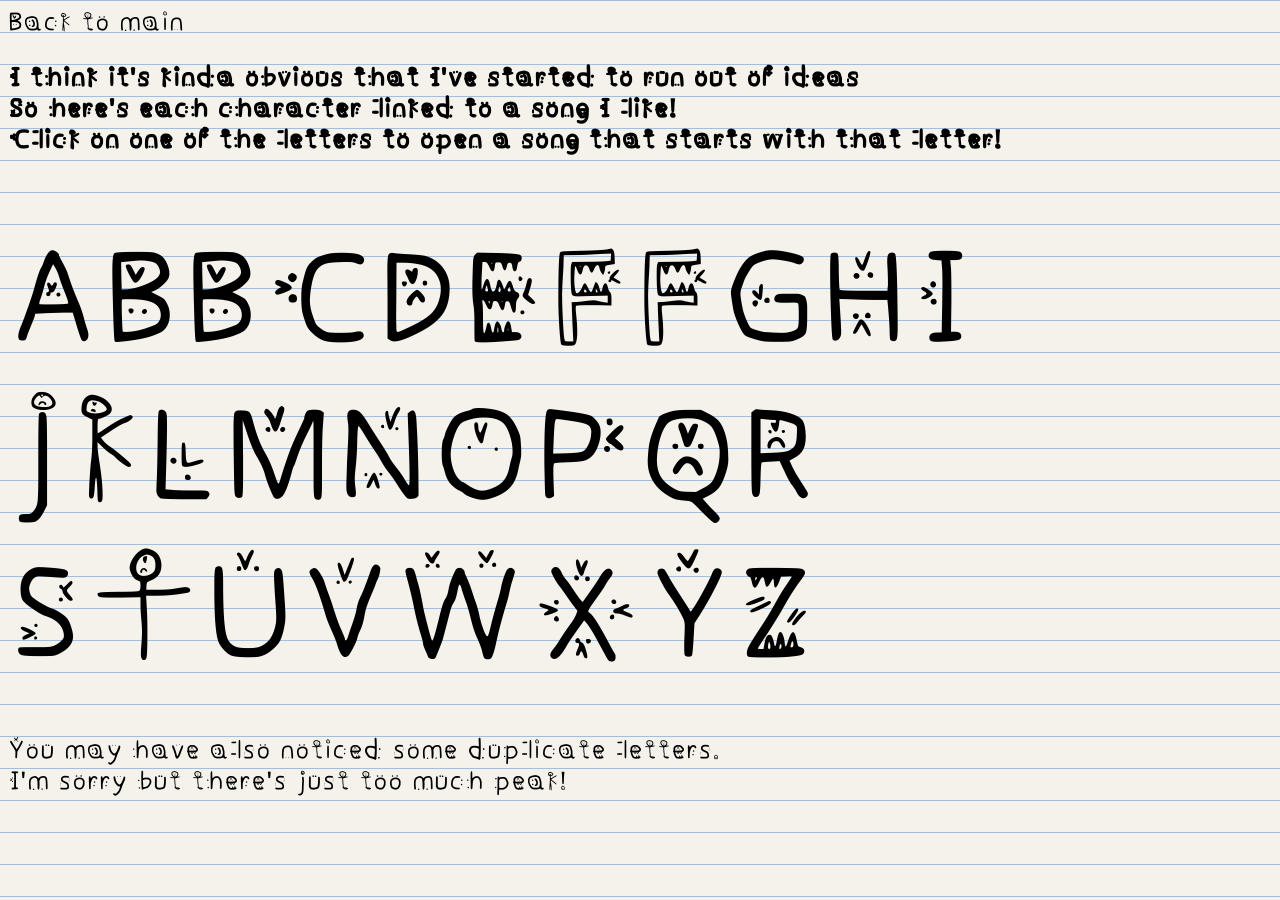
<file: letterToSong.html>
<!DOCTYPE html>
<html class="main">
    <head>
        <title>One song for each letter!</title>
    <link rel="stylesheet" href="main.css">
    <link rel="icon" type="image/png" href="favicon/favicon.png">
    </head>
    <body>
        <a class="normal-box" href="index.html">Back to main</a><br>
        <h1 class="normal-box">I think it's kinda obvious that I've started to run out of ideas<br> So here's each character linked to a song I like!
            <br>Click on one of the letters to open a song that starts with that letter!</h1><br>
        <h1 class="normal-box"></h1>
        <audio id="click-sound" src="mouse double-click.mp3"  type="audio/mp3"></audio>
        <a class="big-box" href="https://youtu.be/NTrm_idbhUk" target="_blank" onmousedown="document.getElementById('click-sound').play();" onmousedown="document.getElementById('click-sound').play();">A</a>
        <a class="big-box" href="https://youtu.be/nNNuCmPF98g" target="_blank" onmousedown="document.getElementById('click-sound').play();">B</a>
        <a class="big-box" href="https://youtu.be/i4pRbD6zr7A" target="_blank" onmousedown="document.getElementById('click-sound').play();">B</a>
        <a class="big-box" href="https://youtu.be/kv3fhj4bA9g" target="_blank" onmousedown="document.getElementById('click-sound').play();">C</a>
        <a class="big-box" href="https://youtu.be/VWVtIg5cdDU" target="_blank" onmousedown="document.getElementById('click-sound').play();">D</a>
        <a class="big-box" href="https://youtu.be/VmMyY6W-93E" target="_blank" onmousedown="document.getElementById('click-sound').play();">E</a>
        <a class="big-box" href="https://youtu.be/aTMbKsucD7U" target="_blank" onmousedown="document.getElementById('click-sound').play();">F</a>
        <a class="big-box" href="https://youtu.be/B20w52a_hmo" target="_blank" onmousedown="document.getElementById('click-sound').play();">F</a>
        <a class="big-box" href="https://youtu.be/Eax2zhVA0Zo" target="_blank" onmousedown="document.getElementById('click-sound').play();">G</a>
        <a class="big-box" href="https://youtu.be/VPRGb-TjRF0" target="_blank" onmousedown="document.getElementById('click-sound').play();">H</a>
        <a class="big-box" href="https://youtu.be/Cb0JZhdmjtg" target="_blank" onmousedown="document.getElementById('click-sound').play();">I</a><br>
        <a class="big-box" href="https://youtu.be/aoKr3XKdxjc" target="_blank" onmousedown="document.getElementById('click-sound').play();">J</a>
        <a class="big-box" href="https://youtu.be/vfkC_FaTJiA" target="_blank" onmousedown="document.getElementById('click-sound').play();">K</a>
        <a class="big-box" href="https://youtu.be/UnIhRpIT7nc" target="_blank" onmousedown="document.getElementById('click-sound').play();">L</a>
        <a class="big-box" href="https://youtu.be/wZlv3qDPfjk" target="_blank" onmousedown="document.getElementById('click-sound').play();">M</a>
        <a class="big-box" href="https://youtu.be/ba7YbGO2aq4" target="_blank" onmousedown="document.getElementById('click-sound').play();">N</a>
        <a class="big-box" href="https://youtu.be/yHgIYfNF8kY" target="_blank" onmousedown="document.getElementById('click-sound').play();">O</a>
        <a class="big-box" href="https://youtu.be/BZy_c83SQck" target="_blank" onmousedown="document.getElementById('click-sound').play();">P</a>
        <a class="big-box" href="https://youtu.be/bVSqBkeLSzY" target="_blank" onmousedown="document.getElementById('click-sound').play();">Q</a>
        <a class="big-box" href="https://youtu.be/UBAW75EuG4M" target="_blank" onmousedown="document.getElementById('click-sound').play();">R</a><br>
        <a class="big-box" href="https://youtu.be/m8PbMlflLPM" target="_blank" onmousedown="document.getElementById('click-sound').play();">S</a>
        <a class="big-box" href="https://youtu.be/G4dfcpy42dY" target="_blank" onmousedown="document.getElementById('click-sound').play();">T</a>
        <a class="big-box" href="https://youtu.be/NsijT6SltE8" target="_blank" onmousedown="document.getElementById('click-sound').play();">U</a>
        <a class="big-box" href="https://youtu.be/e1xCOsgWG0M" target="_blank" onmousedown="document.getElementById('click-sound').play();">V</a>
        <a class="big-box" href="https://youtu.be/Rp8uQzSXXRc" target="_blank" onmousedown="document.getElementById('click-sound').play();">W</a>
        <a class="big-box" href="https://youtu.be/-PTe8zkYt9A" target="_blank" onmousedown="document.getElementById('click-sound').play();">X</a>
        <a class="big-box" href="https://youtu.be/x8VYWazR5mE" target="_blank" onmousedown="document.getElementById('click-sound').play();">Y</a>
        <a class="big-box" href="https://youtu.be/PDSkFeMVNFs" target="_blank" onmousedown="document.getElementById('click-sound').play();">Z</a>

        <p class="normal-box">You may have also noticed some duplicate letters.<br>I'm sorry but there's just too much peak!</p>
    </body>
</html>
</file>
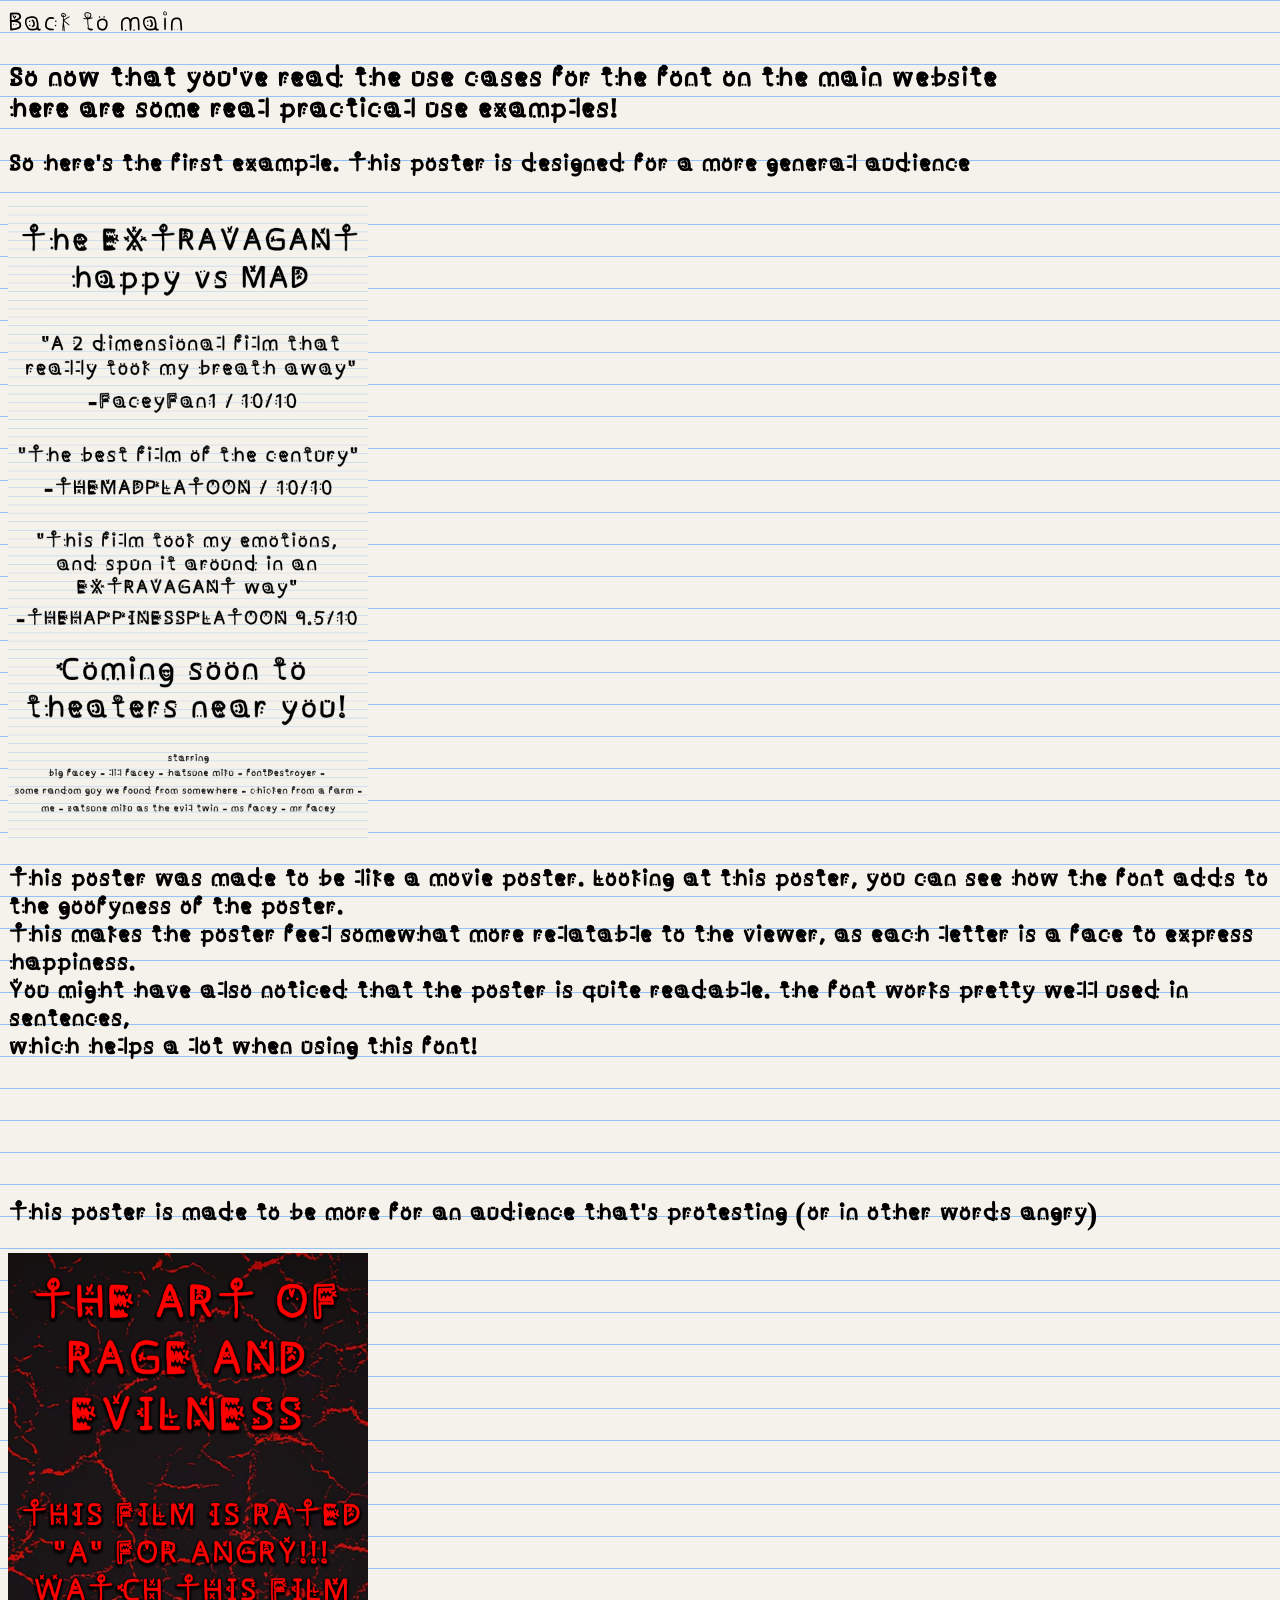
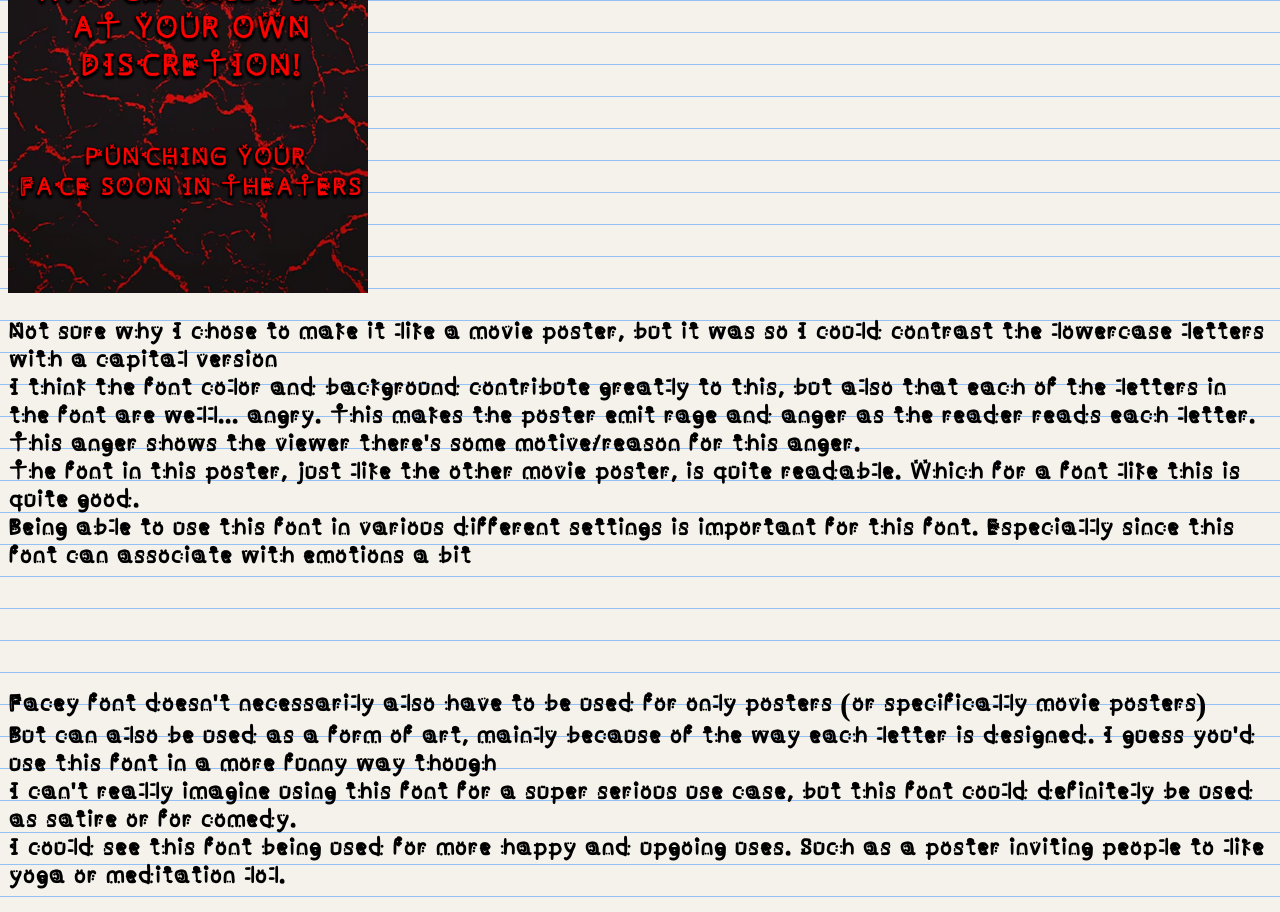
<file: posters.html>
<!DOCTYPE html>
<html class="main">
    <head>
        <title>Facey Font Poster Examples!</title>
        <link rel="stylesheet" href="main.css">
        <link rel="icon" type="image/png" href="favicon/favicon.png">
    </head>
    <header>
        <a class="normal-box" href="index.html">Back to main</a><br>
    </header>
    <body>
        <h1 class="normal-box">So now that you've read the use cases for the font on the main website<br>
        here are some real practical use examples!</h1>
        <h1 class="main-font">So here's the first example. This poster is designed for a more general audience</h1>
        <img src="posters/movie-poster-1.png" style="width: 360px;; height: 640px;"><br>
        <h1 class="main-font">This poster was made to be like a movie poster. Looking at this poster, you can see how the font adds to the goofyness of the poster.<br>
        This makes the poster feel somewhat more relatable to the viewer, as each letter is a face to express happiness.<br>
        You might have also noticed that the poster is quite readable. the font works pretty well used in sentences,<br>
        which helps a lot when using this font!</h1><br><br><br><br><br>

        <h1 class="main-font">This poster is made to be more for an audience that's protesting (or in other words angry)</h1>
        <img src="posters/movie-poster-2.png" style="width: 360px;; height: 640px;"><br>
        <h1 class="main-font">Not sure why I chose to make it like a movie poster, but it was so I could contrast the lowercase letters with a capital version<br>
            I think the font color and background contribute greatly to this, but also that each of the letters in the font are well... angry. 
            This makes the poster emit rage and anger as the reader reads each letter. This anger shows the viewer there's some motive/reason for this anger.<br>
            The font in this poster, just like the other movie poster, is quite readable. Which for a font like this is quite good.<br>
            Being able to use this font in various different settings is important for this font. Especially since this font can associate with emotions a bit
            </h1><br><br><br><br>
            
        <h1 class="main-font">Facey font doesn't necessarily also have to be used for only posters (or specifically movie posters)<br>
            But can also be used as a form of art, mainly because of the way each letter is designed. I guess you'd use this font in a more funny way though<br>
            I can't really imagine using this font for a super serious use case, but this font could definitely be used as satire or for comedy.<br>
            I could see this font being used for more happy and upgoing uses. Such as a poster inviting people to like yoga or meditation lol.<br>
        </h1>

    </body>
</html>
</file>
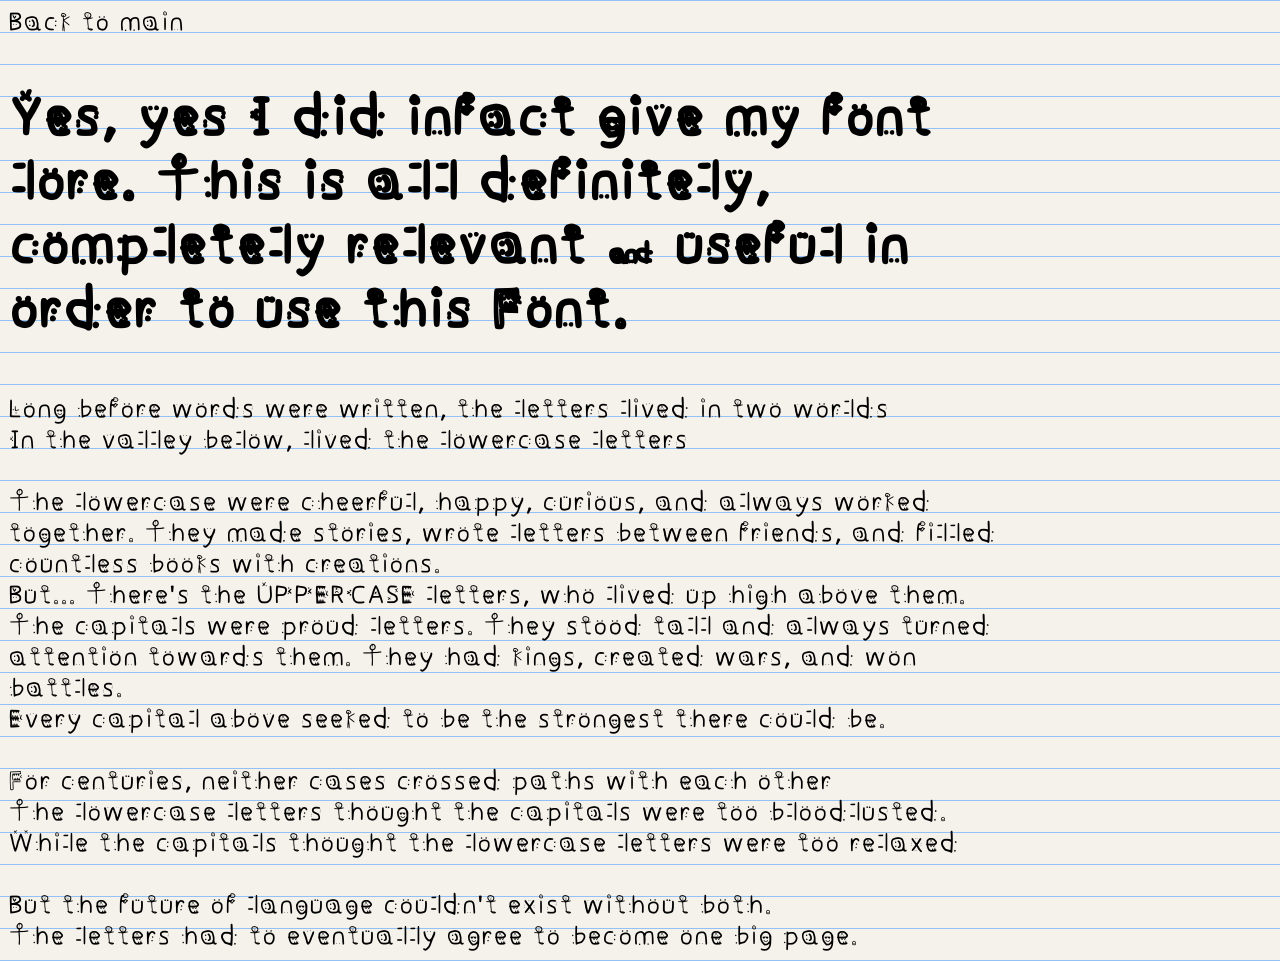
<file: story.html>
<!DOCTYPE html>
<html class="main">
    <head>
        <title>The story of the happy & ANGRY</title>
        <link rel="stylesheet" href="main.css">
        <link rel="icon" type="image/png" href="favicon/favicon.png">
    </head>
    <header class="main-font">
        <a class="normal-box" href="index.html">Back to main</a><br>
        <h1>Yes, yes I did infact give my font lore. This is all definitely, completely relevant & useful in order to use this Font.</h1>
    </header>
    <body class="normal-box">
        
        Long before words were written, the letters lived in two worlds<br>
        In the valley below, lived the lowercase letters<br><br>

        The lowercase were cheerful, happy, curious, and always worked together. They made stories, wrote letters between friends, 
        and filled countless books with creations. <br>

        But... There's the UPPERCASE letters, who lived up high above them.

        The capitals were proud letters. They stood tall and always turned attention towards them. They had kings, created wars, and won battles.<br>
        Every capital above seeked to be the strongest there could be.<br><br>

        For centuries, neither cases crossed paths with each other<br>
        The lowercase letters thought the capitals were too bloodlusted.<br>
        While the capitals thought the lowercase letters were too relaxed<br><br>

        But the future of language couldn't exist without both.<br>
        The letters had to eventually agree to become one big page.<br>


    </body>
</html>
</file>
<file: process.css>
@font-face{
    font-family: "FaceyFont";
    src: url("./FaceyFont/Faceyfont-Regular.otf") format("opentype");
}

*{
    margin: 0;
    padding:0;
    box-sizing: border-box;
}

.container{
    padding:2rem;
}
.slider-wrapper{
    position: relative;
    max-width: 48rem;
    margin: 0 auto;
}

.slider{
    display: flex;
    aspect-ratio: 9/8;
    overflow-x: hidden;
    scroll-snap-type: x mandatory;
    scroll-behavior: smooth;
    box-shadow: 0 1.5rem 3rem -0.75rem
    hsla(0,0%,0%,0.25);
    border-radius: 0.5rem;
}

.slider img{
    flex: 1 0 100%;
    scroll-snap-align: start;
    object-fit: cover;
}

.slider-nav{
    display:flex;
    column-gap: 1rem;
    position: absolute;
    bottom: 1.25rem;
    left:50%;
    transform: translateX(-50%);
    z-index: 1;
}

.slider-nav a{
    width: 0.5rem;
    height: 0.5rem;
    cursor:pointer;
    border-radius: 50%;
    background-color: #000000;
    opacity: 0.75;
    transition: opacity ease 0.25s;
}

.slider-nav a:hover{
    opacity:1;
}

.main{
    background-color:#F5F2EB;
    background-image:
        linear-gradient(#93c0f5 1px, transparent 1px);
    background-size: 100% 32px;
}

.big {
    font-family: "FaceyFont", serif;
    font-size: 32pt;
    position: relative;
    max-width: 40rem;
    margin: 0 auto;
}

.normal {
    font-family: "FaceyFont", serif;
    font-size: 24pt;
    position: relative;
    max-width: 40rem;
    margin: 0 auto;
}

.normal-2 {
    display: flex;
    justify-content: center;
    align-items: center;
    font-family: "FaceyFont", serif;
    font-size: 24pt;
    width:100%;
}
</file>
<file: main.css>
@font-face{
    font-family: "FaceyFont";
    src: url("./FaceyFont/Faceyfont-Regular.otf") format("opentype");
}

.main{
    background-color:#F5F2EB;
    background-image:
        linear-gradient(#93c0f5 1px, transparent 1px);
    background-size: 100% 32px;
}

.container{
    max-width: 900px;
    width: 90%;
    margin: 0 auto;
    
}

.main-font {
    font-family: "FaceyFont", serif;
}
.normal-box {
    font-family: "FaceyFont", serif;
    font-size: 28pt;
    width: 1000px;
}



.big-box {
    font-family: "FaceyFont", serif;
    font-size: 140pt;
    width: 384px;
}


.letter-showcase{
    display:flex;
    flex-wrap: wrap;
    gap: 15px;
    max-width: 1000px;
}
.letter{
    font-family: "FaceyFont", serif;
    display: inline-block;
    font-size: 128px;
    color: #000000;
    padding:10px;
    border: 1px solid #b3b3b3;
    border-radius: 8px;
    background-color: #eeeeee;
    transition: all 0.2s ease;
}

.letter:hover{
    background-color: #000000;
    color:#ffffff;
    transform:translateY(-5px);
    font-size: 150px;
}

#header{
    margin-bottom: 20px;
    font-size: 32pt;
    position: sticky;
    top:0;
    background-color: #eeebe3;
    padding: 0.03px 20px;
    z-index: 10000;
    

    background-image:
        linear-gradient(#93c0f5 1px, transparent 1px);
        border-style: groove;
    background-size: 100% 32px;

    transition: all 0.25s ease-in-out;
}

#header.hide{
    transform: translateY(-100%)
}

a{
    color:inherit;
    text-decoration: none;
}

.slidecontainer{
    width: 100%
}
.slider{
    -webkit-appearance: none;
    appearance: none;
    width: 100%;
    height: 25px;
    background: #d3d3d3;
    outline: none;
    opacity: 0.7;
    -webkit-transition: 0.2s;
    transition: opacity 0.2s;
}

.slider:hover{
    opacity: 1;
}

.slider::-webkit-slider-thumb{
    -webkit-appearance: none;
    appearance: none;
    width:25px;
    height:25px;
    background:#93c0f5;
    cursor: pointer;
}
.slider::-moz-range-thumb{
    width: 25px;
    height: 25px;
    background: #93c0f5;
    cursor:pointer;
}

.button{
    background-color: rgb(238, 224, 205);
    border:none;
    color:rgb(0, 0, 0);
    padding: 15px 32px;
    text-align:center;
    text-decoration: none;
    display:inline-block;
    font-size: 24px;
    cursor:pointer;
    font-family: "FaceyFont", serif;
    opacity: 0.7;
    transition: all 0.15s ease-in-out;
    border-radius: 0.5rem;
    border:1px solid #000000;
}

.button:hover{
    opacity: 1;
    transform: translateY(-5%);
}
</file>
